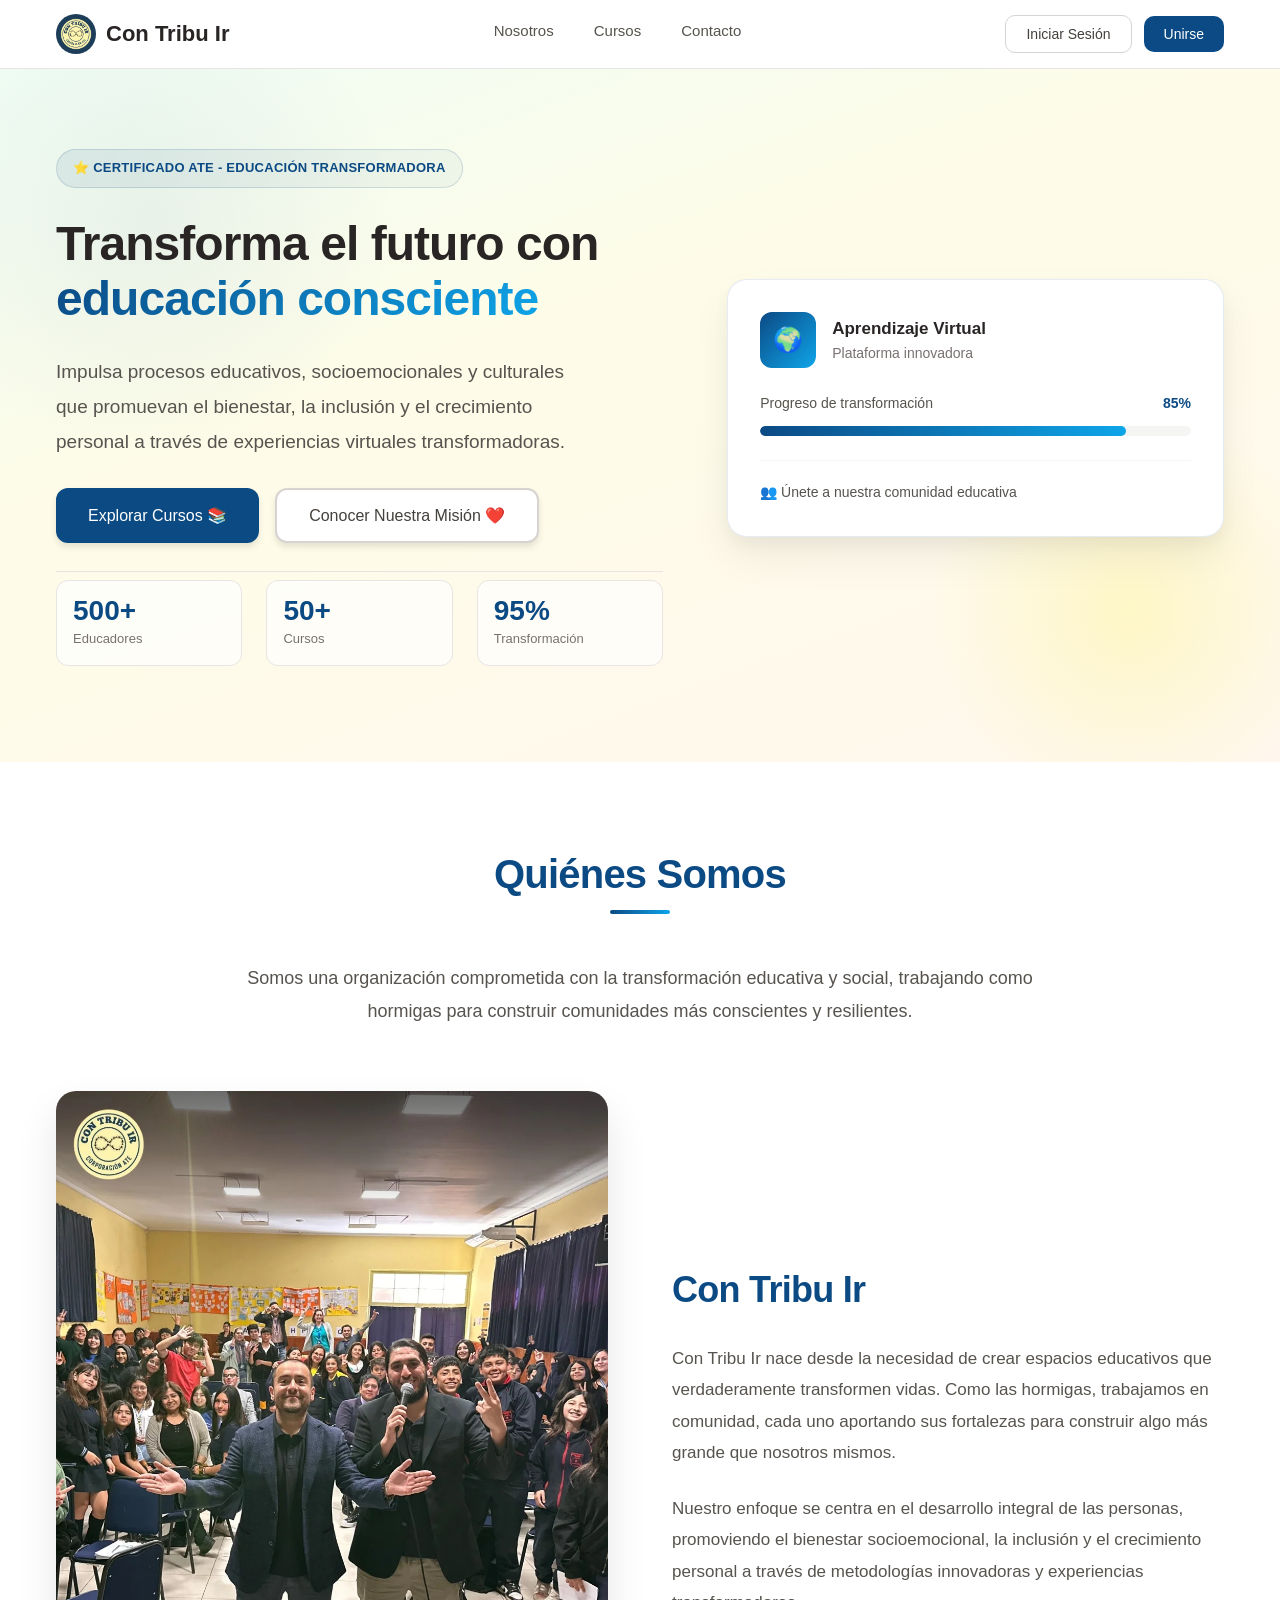
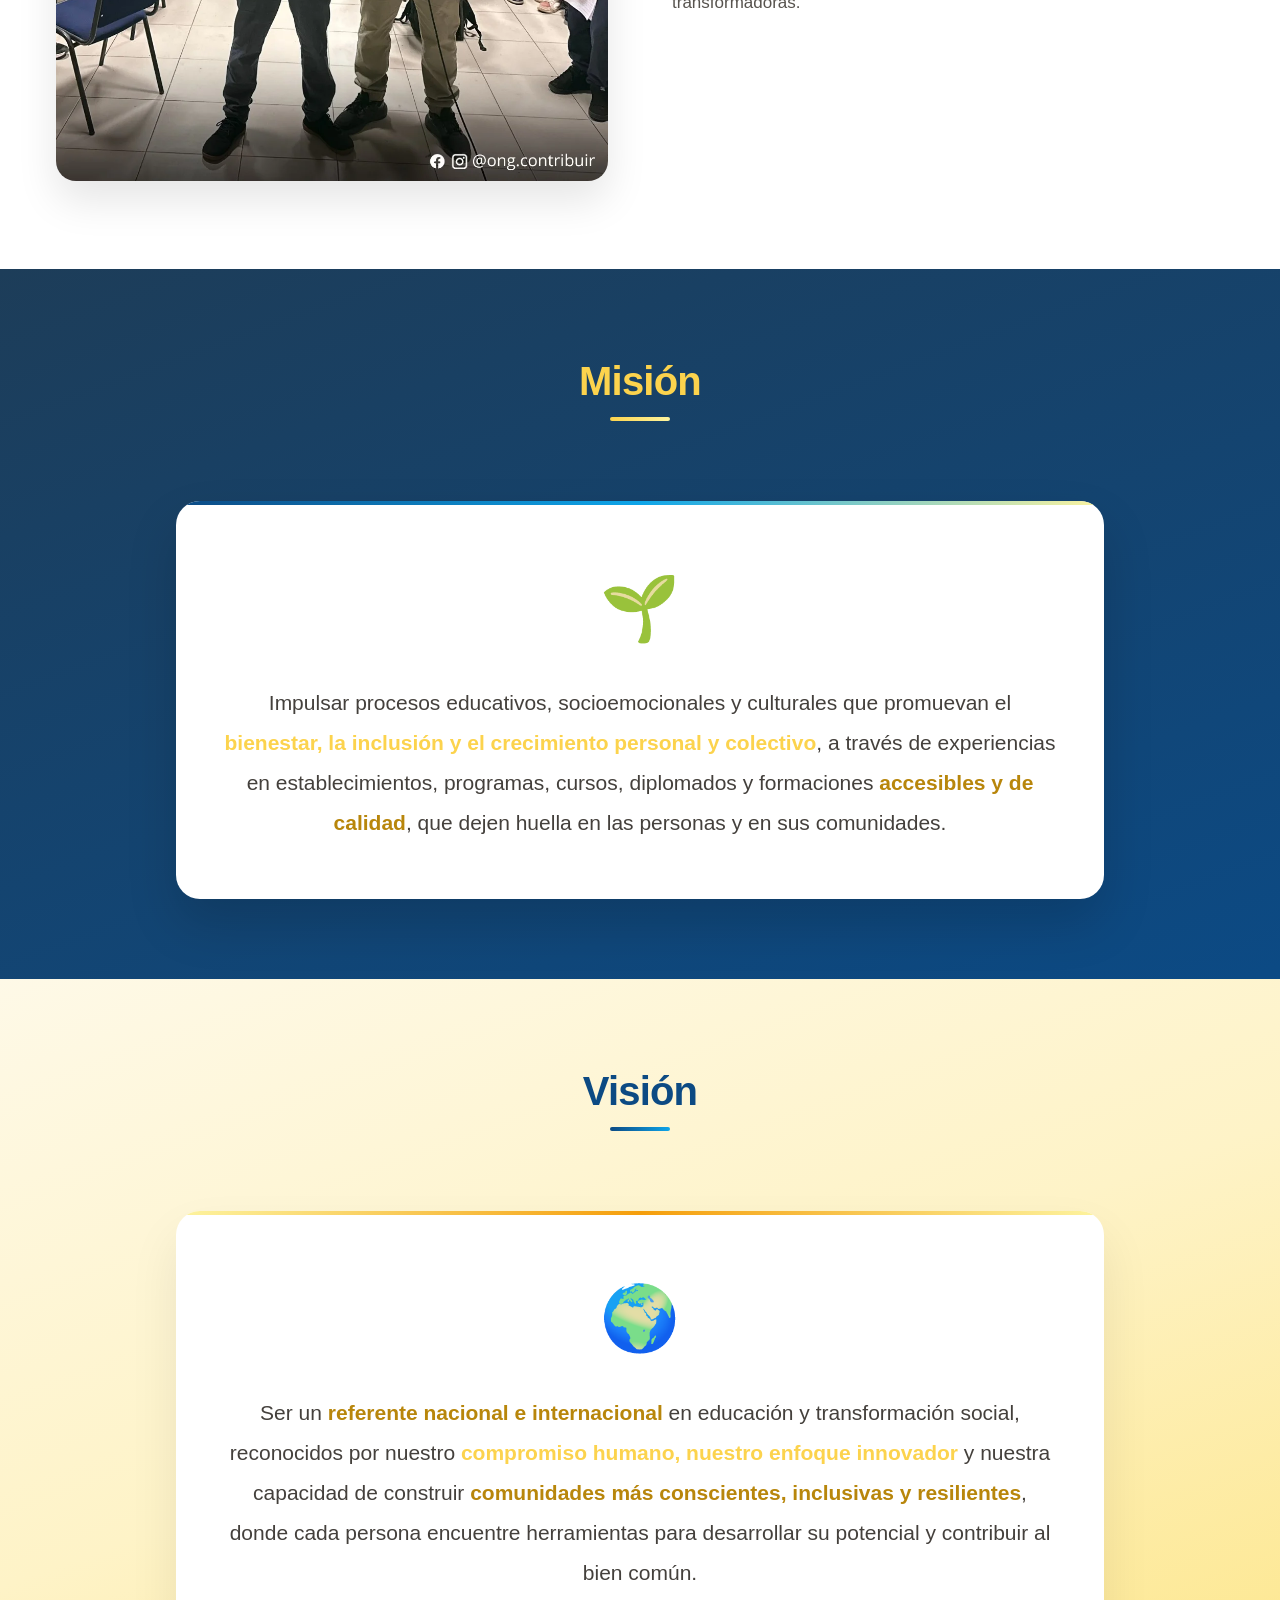
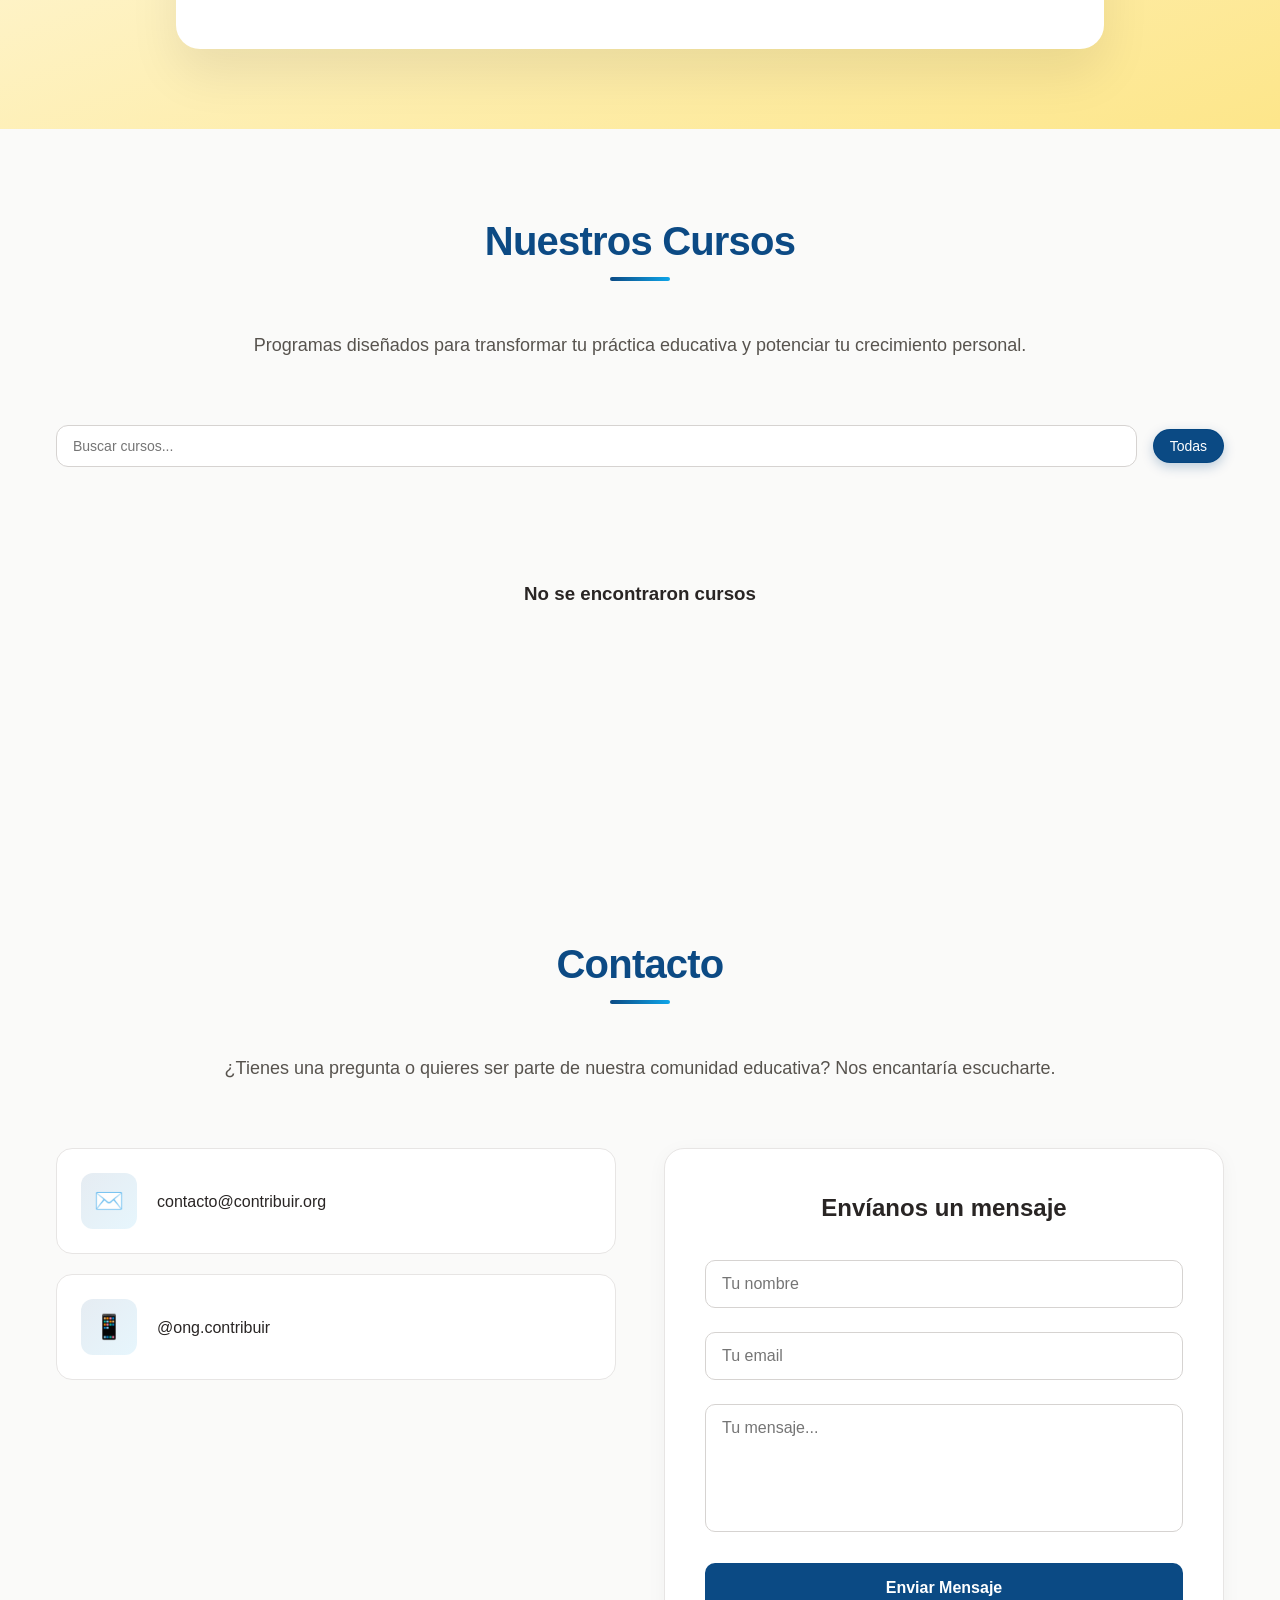
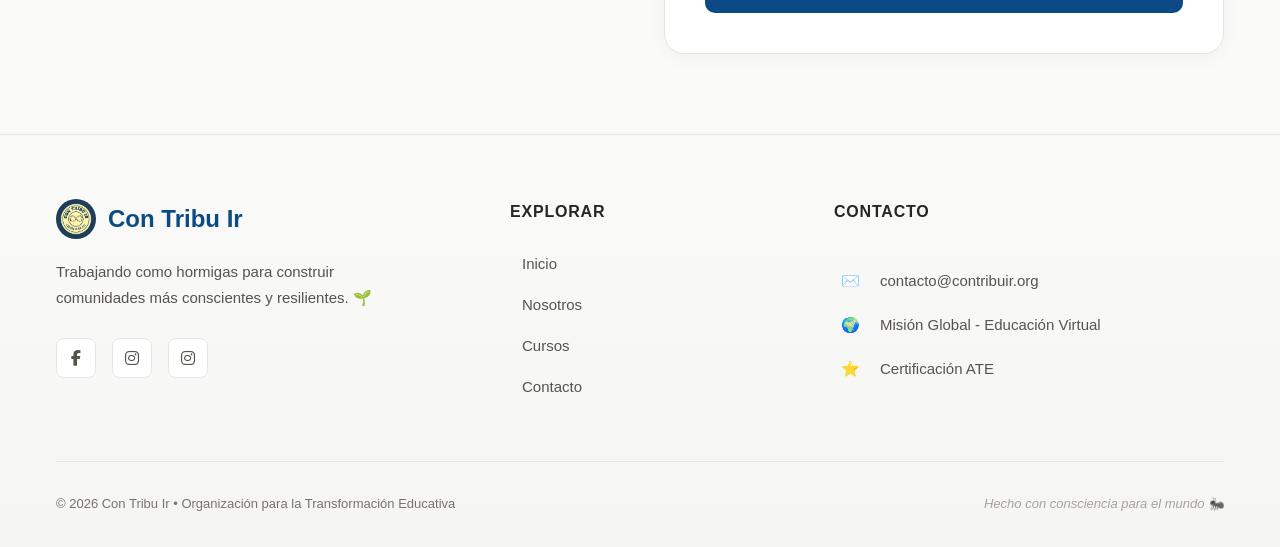
<file: index.html>
<!DOCTYPE html>
<html lang="es">

<head>
    <meta charset="UTF-8">
    <meta name="viewport" content="width=device-width, initial-scale=1.0">
    <title>Con Tribu Ir</title>
    <link rel="stylesheet" href="styles.css">
    <link rel="stylesheet" href="Css/recovery_password.css">
    <link rel="stylesheet" href="https://cdnjs.cloudflare.com/ajax/libs/font-awesome/6.5.0/css/all.min.css">
</head>

<body>
    <header id="header">
        <div class="container">
            <div class="header-content">
                <div class="logo" onclick="scrollToSection('inicio')">
                    <img src="photos/LogoOficial.png" alt="Logo Con Tribu Ir" class="logo-icon">
                    <span>Con Tribu Ir</span>
                </div>

                <nav id="nav-desktop" class="nav-desktop">
                    <a onclick="scrollToSection('nosotros')" class="nav-link">Nosotros</a>
                    <a onclick="scrollToSection('cursos')" class="nav-link">Cursos</a>
                    <a onclick="scrollToSection('contacto')" class="nav-link">Contacto</a>
                </nav>

                <div class="header-buttons">
                    <button class="btn btn-secondary" id="loginBtn" onclick="openModal('loginModal')">
                        Iniciar Sesión
                    </button>
                    <button class="btn btn-primary" id="registerBtn" onclick="openModal('registerModal')">
                        Unirse
                    </button>
                    <div id="userSection" class="user-section hidden">
                        <div class="user-dropdown">
                            <button class="user-dropdown-btn" id="userDropdownBtn" onclick="toggleUserDropdown()">
                                <span id="userName" class="user-name"></span>
                                <span class="dropdown-arrow">▼</span>
                            </button>
                            <div id="userDropdownMenu" class="user-dropdown-menu">
                                <a class="dropdown-option" id="adminPanelBtn" onclick="openAdminPanel()" style="display:none;">⚙️ Panel de Administración</a>
                                <a class="dropdown-option" id="course-panel-btn" onclick="openCoursePanel()" style="display:none;">Panel creación curso</a>
                                <a class="dropdown-option logout-option" onclick="logout()">Cerrar sesión</a>
                            </div>
                        </div>
                        <button class="btn btn-secondary" onclick="goToMyCourses()" style="margin-left: 0.5rem;">
                            📚 Mis Cursos
                        </button>

                    </div>
                </div>
            </div>
        </div>
    </header>

    <section class="hero" id="inicio">
        <div class="container">
            <div class="hero-content">
                <div class="hero-text">
                    <div class="hero-badge">
                        ⭐ Certificado ATE - Educación Transformadora
                    </div>

                    <h1>Transforma el futuro con <span class="gradient-text">educación consciente</span></h1>

                    <p class="hero-description">
                        Impulsa procesos educativos, socioemocionales y culturales que promuevan el bienestar,
                        la inclusión y el crecimiento personal a través de experiencias virtuales transformadoras.
                    </p>

                    <div class="hero-buttons">
                        <button class="btn-large btn-large-primary" onclick="scrollToSection('cursos')">
                            Explorar Cursos 📚
                        </button>
                        <button class="btn-large btn-large-secondary" onclick="scrollToSection('nosotros')">
                            Conocer Nuestra Misión ❤️
                        </button>
                    </div>

                    <div class="hero-stats">
                        <div class="stat">
                            <div class="stat-value">500+</div>
                            <div class="stat-label">Educadores</div>
                        </div>
                        <div class="stat">
                            <div class="stat-value">50+</div>
                            <div class="stat-label">Cursos</div>
                        </div>
                        <div class="stat">
                            <div class="stat-value">95%</div>
                            <div class="stat-label">Transformación</div>
                        </div>
                    </div>
                </div>

                <div class="hero-card">
                    <div class="card-header">
                        <div class="card-icon">🌍</div>
                        <div>
                            <div class="card-title">Aprendizaje Virtual</div>
                            <div class="card-subtitle">Plataforma innovadora</div>
                        </div>
                    </div>

                    <div class="card-progress">
                        <div class="progress-label">
                            <span>Progreso de transformación</span>
                            <span class="progress-value">85%</span>
                        </div>
                        <div class="progress-bar">
                            <div class="progress-fill"></div>
                        </div>
                    </div>

                    <div class="card-footer">
                        <span>👥 Únete a nuestra comunidad educativa</span>
                    </div>
                </div>
            </div>
        </div>
    </section>

    <section class="section section-about" id="nosotros">
        <div class="container">
            <div class="section-header">
                <h2 class="section-title">Quiénes Somos</h2>
                <p class="section-description">
                    Somos una organización comprometida con la transformación educativa y social,
                    trabajando como hormigas para construir comunidades más conscientes y resilientes.
                </p>
            </div>

            <div class="about-grid">
                <div class="about-image">
                    <img src="photos/QuienesSomos.png" alt="Comunidad educativa">
                </div>
                <div class="about-text">
                    <h1>Con Tribu Ir</h1>
                    <p>
                        Con Tribu Ir nace desde la necesidad de crear espacios educativos que verdaderamente
                        transformen vidas. Como las hormigas, trabajamos en comunidad, cada uno aportando
                        sus fortalezas para construir algo más grande que nosotros mismos.
                    </p>
                    <p>
                        Nuestro enfoque se centra en el desarrollo integral de las personas,
                        promoviendo el bienestar socioemocional, la inclusión y el crecimiento personal
                        a través de metodologías innovadoras y experiencias transformadoras.
                    </p>
                </div>
            </div>
        </div>
    </section>

    <section class="section section-mission" id="mision">
        <div class="container">
            <div class="section-header">
                <h2 class="section-title">Misión</h2>
            </div>

            <div class="mission-content">
                <div class="mission-emoji">🌱</div>
                <p class="mission-text">
                    Impulsar procesos educativos, socioemocionales y culturales que promuevan el
                    <span class="highlight highlight-primary">bienestar, la inclusión y el crecimiento personal y
                        colectivo</span>,
                    a través de experiencias en establecimientos, programas, cursos, diplomados y formaciones
                    <span class="highlight highlight-secondary">accesibles y de calidad</span>,
                    que dejen huella en las personas y en sus comunidades.
                </p>
            </div>
        </div>
    </section>

    <section class="section section-vision" id="vision">
        <div class="container">
            <div class="section-header">
                <h2 class="section-title">Visión</h2>
            </div>

            <div class="vision-content">
                <div class="vision-emoji">🌍</div>
                <p class="vision-text">
                    Ser un <span class="highlight highlight-secondary">referente nacional e internacional</span> en
                    educación y transformación social, reconocidos por nuestro
                    <span class="highlight highlight-primary">compromiso humano, nuestro enfoque innovador</span> y
                    nuestra capacidad de construir <span class="highlight highlight-secondary">comunidades más
                        conscientes,
                        inclusivas y resilientes</span>, donde cada persona encuentre herramientas para desarrollar su
                    potencial y contribuir al bien común.
                </p>
            </div>
        </div>
    </section>

    <section class="section section-courses" id="cursos">
        <div class="container">
            <div class="section-header">
                <h2 class="section-title">Nuestros Cursos</h2>
                <p class="section-description">
                    Programas diseñados para transformar tu práctica educativa y potenciar tu crecimiento personal.
                </p>
            </div>

            <div class="filters">
                <div class="search-box">
                    <input type="text" id="searchCourses" class="search-input" placeholder="Buscar cursos..."
                        onkeyup="filterCourses()">
                </div>
                <div class="category-filters" id="categoryFilters"></div>
            </div>

            <div class="courses-grid" id="coursesGrid"></div>
            <div id="paginationControls" class="pagination-controls"></div>
        </div>
    </section>

    <section class="section section-contact" id="contacto">
        <div class="container">
            <div class="section-header">
                <h2 class="section-title">Contacto</h2>
                <p class="section-description">
                    ¿Tienes una pregunta o quieres ser parte de nuestra comunidad educativa? Nos encantaría escucharte.
                </p>
            </div>

            <div class="contact-grid">
                <div class="contact-info">
                    <div class="contact-item">
                        <span class="contact-icon">✉️</span>
                        <p>contacto@contribuir.org</p>
                    </div>
                    <div class="contact-item">
                        <span class="contact-icon">📱</span>
                        <p>@ong.contribuir</p>
                    </div>
                </div>

                <form class="contact-form" onsubmit="sendMessage(event)">
                    <h3>Envíanos un mensaje</h3>
                    <div class="form-group">
                        <input type="text" class="form-input" placeholder="Tu nombre" required>
                    </div>
                    <div class="form-group">
                        <input type="email" class="form-input" placeholder="Tu email" required>
                    </div>
                    <div class="form-group">
                        <textarea class="form-textarea" placeholder="Tu mensaje..." required></textarea>
                    </div>
                    <button type="submit" class="btn-submit">Enviar Mensaje</button>
                </form>
            </div>
        </div>
    </section>

    <div id="loginModal" class="modal">
        <div class="modal-content">
            <span class="close-btn" onclick="closeModal('loginModal')">&times;</span>
            <form id="loginForm">
                <h3>Iniciar Sesión</h3>
                <div class="form-group">
                    <input type="email" id="loginEmail" name="email" class="form-input" placeholder="Tu email" required>
                </div>
                <div class="form-group">
                    <input type="password" id="loginPassword" name="password" class="form-input"
                        placeholder="Tu contraseña" required>
                </div>
                <button type="submit" class="btn-submit">Ingresar</button>
                <p class="modal-switch">¿No tienes cuenta? <a
                        onclick="switchToModal('loginModal', 'registerModal')">Regístrate aquí</a></p>
                <p class="modal-switch recovery-link">¿Olvidaste tu contraseña? <a
                        onclick="switchToModal('loginModal', 'forgotPasswordModal')">Recuperar contraseña</a></p>
                <div id="loginRateLimitMsg" style="display:none; color: red; text-align: center; margin-top: 8px;">
                    Demasiados intentos fallidos. Podés intentar de nuevo en <strong id="loginCountdown"></strong>
                </div>
            </form>
        </div>
    </div>
    

    <!-- Contenedor para los modales de recuperación (cargados dinámicamente por js/recovery.js) -->
    <div id="recovery-modals"></div>

    <div id="registerModal" class="modal">
        <div class="modal-content">
            <span class="close-btn" onclick="closeModal('registerModal')">&times;</span>
            <form id="registerForm">
                <h3>Crear una Cuenta</h3>

                <div class="form-group">
                    <input type="text" id="registerName" name="name" class="form-input" placeholder="Tu nombre"
                        required>
                </div>

                <div class="form-group">
                    <input type="email" id="registerEmail" name="email" class="form-input" placeholder="Tu email"
                        required>
                </div>

                <div class="form-group">
                    <input type="password" id="registerPassword" name="password" class="form-input"
                        placeholder="Crea una contraseña" required>
                </div>

                <div class="form-group">
                    <input type="password" id="registerConfirmPassword" name="confirmPassword" class="form-input"
                        placeholder="Confirma tu contraseña" required>
                </div>

                <button type="submit" class="btn-submit">Registrarse</button>

                <p class="modal-switch"> 
                    ¿Ya tienes cuenta?
                    <a onclick="switchToModal('registerModal', 'loginModal')">Inicia sesión</a>
                </p>
            </form>
        </div>
    </div>

<footer class="footer">
    <div class="container">
        <div class="footer-grid">
            <div class="footer-brand">
                <div class="footer-logo">
                    <img src="photos/LogoOficial.png" alt="Logo" class="logo-icon">
                    <span class="footer-logo-text">Con Tribu Ir</span>
                </div>
                <p class="footer-tagline">
                    Trabajando como hormigas para construir comunidades más conscientes y resilientes. 🌱
                </p>
                <div class="footer-social-links">
                    <a href="https://www.facebook.com/share/1ChK7vAwzy/?mibextid=wwXIfr" class="social-icon" title="Facebook" target="_blank" rel="noopener noreferrer">
                        <i class="fab fa-facebook-f"></i>
                    </a>
                    <a href="https://www.instagram.com/ong.contribuir/" class="social-icon" title="Instagram ONG" target="_blank" rel="noopener noreferrer">
                        <i class="fab fa-instagram"></i>
                    </a>
                    <a href="https://www.instagram.com/creodecreerycrear/" class="social-icon" title="Instagram CREO" target="_blank" rel="noopener noreferrer">
                        <i class="fab fa-instagram"></i>
                    </a>
                </div>
            </div>

            <div class="footer-nav">
                <h4>Explorar</h4>
                <ul>
                    <li><a onclick="scrollToSection('inicio')">Inicio</a></li>
                    <li><a onclick="scrollToSection('nosotros')">Nosotros</a></li>
                    <li><a onclick="scrollToSection('cursos')">Cursos</a></li>
                    <li><a onclick="scrollToSection('contacto')">Contacto</a></li>
                </ul>
            </div>

            <div class="footer-contact">
                <h4>Contacto</h4>
                <div class="contact-detail">
                    <span>✉️</span>
                    <p>contacto@contribuir.org</p>
                </div>
                <div class="contact-detail">
                    <span>🌍</span>
                    <p>Misión Global - Educación Virtual</p>
                </div>
                <div class="contact-detail">
                    <span>⭐</span>
                    <p>Certificación ATE</p>
                </div>
            </div>
        </div>

        <div class="footer-bottom">
            <p>© 2026 Con Tribu Ir • Organización para la Transformación Educativa</p>
            <p class="footer-made">Hecho con consciencia para el mundo 🐜</p>
        </div>
    </div>
</footer>

    <script src="script.js"></script>
    <script src="js/recovery_password.js"></script>
</body>

</html>
</file>
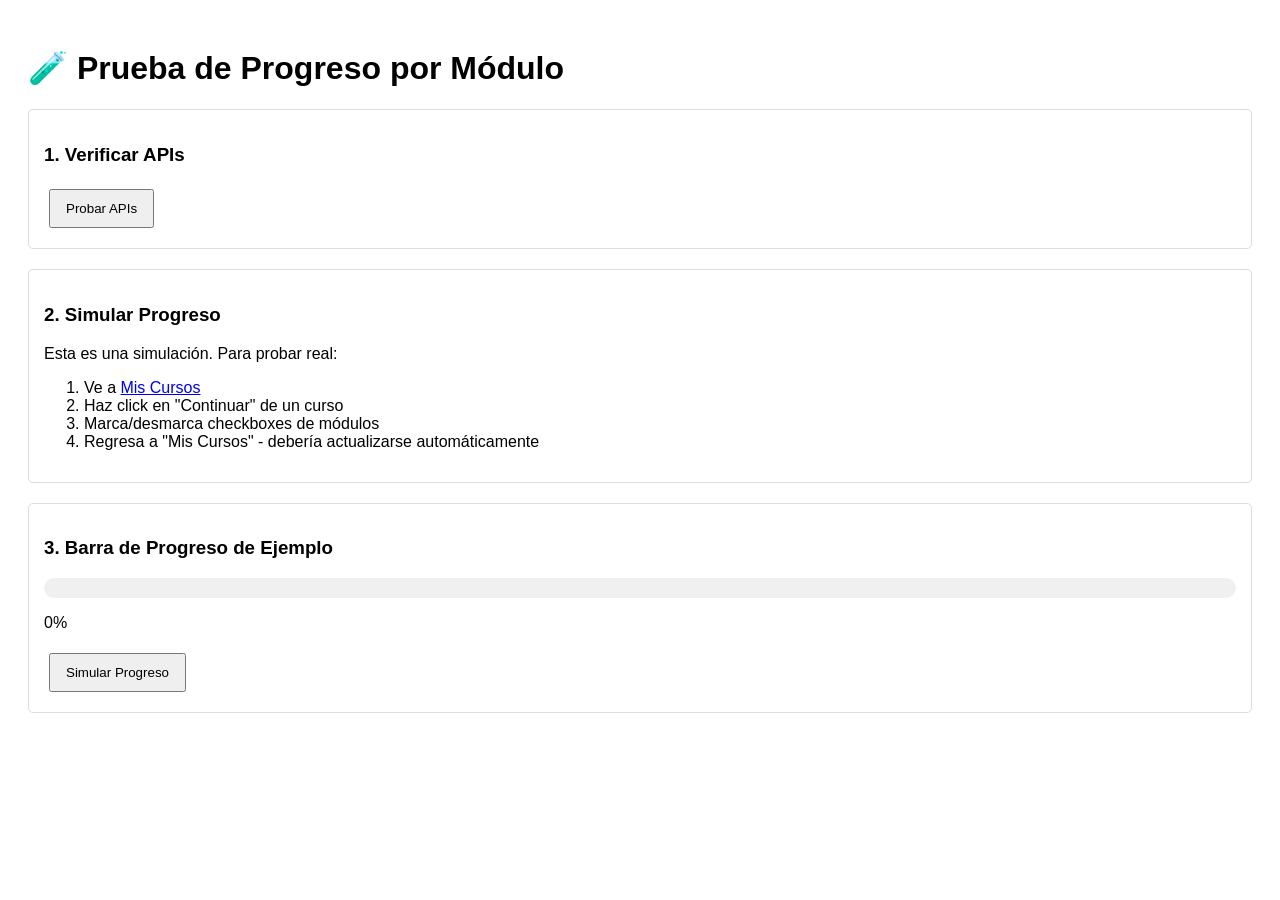
<file: test_progress.html>
<!DOCTYPE html>
<html lang="es">
<head>
    <meta charset="UTF-8">
    <meta name="viewport" content="width=device-width, initial-scale=1.0">
    <title>Prueba de Progreso por Módulo</title>
    <style>
        body { font-family: Arial, sans-serif; padding: 20px; }
        .test-section { margin: 20px 0; padding: 15px; border: 1px solid #ddd; border-radius: 5px; }
        .success { background-color: #d4edda; border-color: #c3e6cb; }
        .error { background-color: #f8d7da; border-color: #f5c6cb; }
        button { padding: 10px 15px; margin: 5px; cursor: pointer; }
        .progress-bar { width: 100%; height: 20px; background: #f0f0f0; border-radius: 10px; overflow: hidden; }
        .progress-fill { height: 100%; background: #28a745; transition: width 0.3s; }
    </style>
</head>
<body>
    <h1>🧪 Prueba de Progreso por Módulo</h1>

    <div class="test-section">
        <h3>1. Verificar APIs</h3>
        <button onclick="testAPIs()">Probar APIs</button>
        <div id="api-results"></div>
    </div>

    <div class="test-section">
        <h3>2. Simular Progreso</h3>
        <p>Esta es una simulación. Para probar real:</p>
        <ol>
            <li>Ve a <a href="pages/mis_cursos.html" target="_blank">Mis Cursos</a></li>
            <li>Haz click en "Continuar" de un curso</li>
            <li>Marca/desmarca checkboxes de módulos</li>
            <li>Regresa a "Mis Cursos" - debería actualizarse automáticamente</li>
        </ol>
    </div>

    <div class="test-section">
        <h3>3. Barra de Progreso de Ejemplo</h3>
        <div class="progress-bar">
            <div class="progress-fill" id="example-progress" style="width: 0%"></div>
        </div>
        <p id="progress-text">0%</p>
        <button onclick="simulateProgress()">Simular Progreso</button>
    </div>

    <script>
        async function testAPIs() {
            const results = document.getElementById('api-results');
            results.innerHTML = '🔄 Probando...';

            try {
                // Test session check
                const sessionRes = await fetch('api/check_session.php');
                const sessionData = await sessionRes.json();

                // Test enrollments (will fail if not logged in, but that's expected)
                const enrollRes = await fetch('api/get_enrollments.php');
                let enrollData;
                if (enrollRes.ok) {
                    enrollData = await enrollRes.json();
                } else {
                    enrollData = { error: 'No autenticado (esperado)' };
                }

                results.innerHTML = `
                    <div class="success">
                        <strong>✅ APIs funcionando:</strong><br>
                        Session: ${JSON.stringify(sessionData)}<br>
                        Enrollments: ${JSON.stringify(enrollData)}
                    </div>
                `;
            } catch (error) {
                results.innerHTML = `
                    <div class="error">
                        <strong>❌ Error en APIs:</strong> ${error.message}
                    </div>
                `;
            }
        }

        function simulateProgress() {
            const progress = Math.floor(Math.random() * 100);
            document.getElementById('example-progress').style.width = progress + '%';
            document.getElementById('progress-text').textContent = progress + '%';
        }
    </script>
</body>
</html>
</file>
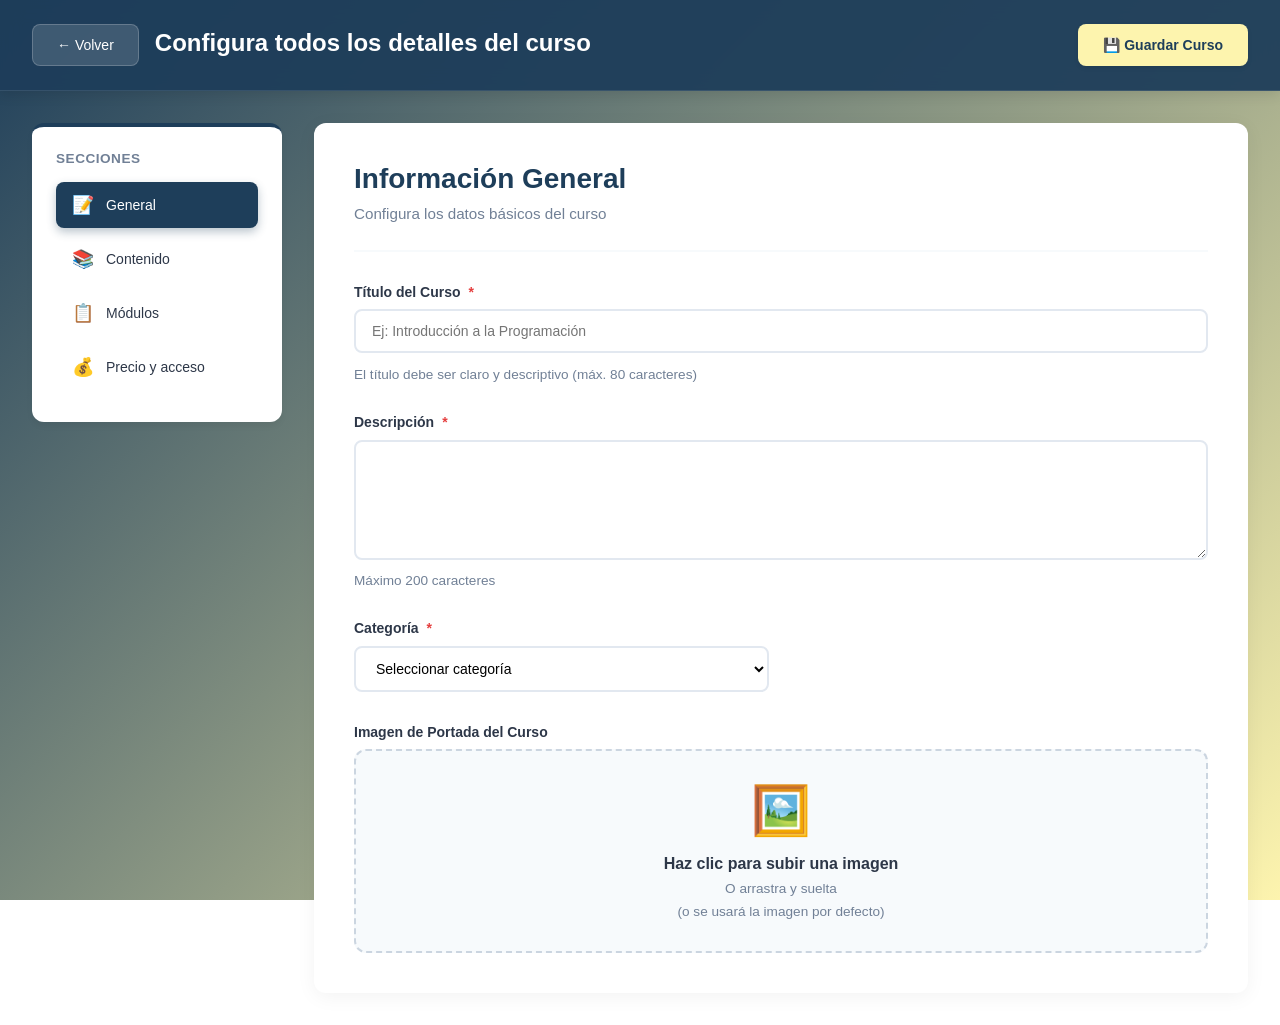
<file: ModeladoHTML/create_edit_course_config.html>
<!DOCTYPE html>
<html lang="es">
<head>
    <meta charset="UTF-8">
    <meta name="viewport" content="width=device-width, initial-scale=1.0">
    <title>Configuración del Curso - Panel Administrador</title>
    <link rel="stylesheet" href="../Css/creation_Course.css">
</head>
<body>
    <div class="admin-header">
        <div class="header-content">
            <div class="header-title">
                <button class="back-btn" onclick="goBack()">
                    ← Volver
                </button>
                <div>
                    <h1 style="font-size: 1.5rem; margin-bottom: 0.25rem;">Configura todos los detalles del curso</h1>
                
                </div>
            </div>
            <div class="header-actions">
                <!--
                <button class="btn btn-preview" onclick="previewCourse()">
                    👁️ Vista Previa
                </button>-->
                <button class="btn btn-save" id="saveCourseBtn" onclick="saveCourse()">
                    💾 Guardar Curso
                </button>
            </div>
        </div>
    </div>

    <div class="container">
        <div class="config-layout">
            <nav class="sidebar-nav">
                <div class="nav-title">Secciones</div>
                <div class="nav-item active" onclick="switchSection(this, 'general')">
                    <span class="nav-icon">📝</span>
                    <span>General</span>
                </div>
                <div class="nav-item" onclick="switchSection(this, 'content')">
                    <span class="nav-icon">📚</span>
                    <span>Contenido</span>
                </div>
                <div class="nav-item" onclick="switchSection(this, 'modules')">
                    <span class="nav-icon">📋</span>
                    <span>Módulos</span>
                </div>
                <div class="nav-item" onclick="switchSection(this, 'pricing')">
                    <span class="nav-icon">💰</span>
                    <span>Precio y acceso</span>
                </div>
                <!--
                <div class="nav-item" onclick="switchSection(this, 'settings')">
                    <span class="nav-icon">⚙️</span>
                    <span>Configuración</span>
                </div>-->
                
            </nav>

            <div class="main-config">
                <!-- SECCIÓN GENERAL -->
                <div class="config-section active" id="section-general">
                    <div class="section-header">
                        <h2 class="section-title">Información General</h2>
                        <p class="section-description">Configura los datos básicos del curso</p>
                    </div>

                    <form id="courseForm" class="form-grid">
                        <div class="form-group">
                            <label class="form-label">
                                Título del Curso <span class="required">*</span>
                            </label>
                            <input type="text" class="form-input" id="courseTitle" name="courseTitle" maxlength="80" placeholder="Ej: Introducción a la Programación" required>
                            <span class="form-help">El título debe ser claro y descriptivo (máx. 80 caracteres)</span>
                            <span class="error-message" id="error-courseTitle">El título es requerido</span>
                        </div>

                        <div class="form-group">
                            <label class="form-label">
                                Descripción <span class="required">*</span>
                            </label>
                            <textarea class="form-textarea" id="shortDescription" name="shortDescription" maxlength="200" required></textarea>
                            <span class="form-help">Máximo 200 caracteres</span>
                            <span class="error-message" id="error-shortDescription">La descripción es requerida</span>
                        </div>

                    
                        <div class="two-col">
                            <!--
                            <div class="form-group">
                                <label class="form-label">
                                    Instructor <span class="required">*</span>
                                </label>
                                <input type="text" class="form-input" id="instructor" name="instructor" placeholder="Nombre del instructor" required>
                                <span class="error-message" id="error-instructor">El instructor es requerido</span>
                            </div>-->

                            <div class="form-group">
                                <label class="form-label">
                                    Categoría <span class="required">*</span>
                                </label>
                                <!--Categorias que se les agregan a los cursos-->
                                <select class="form-select" id="category" name="category" required>
                                    <option value="">Seleccionar categoría</option>
                                    <option value="educacion">Educación</option>
                                    <option value="bienestar">Bienestar</option>
                                    <option value="tecnologia">Tecnología</option>
                                    <option value="negocios">Negocios</option>
                                    <option value="salud">Salud</option>
                                    <option value="idiomas">Idiomas</option>
                                </select>
                                <span class="error-message" id="error-category">La categoría es requerida</span>
                            </div>
                        </div>

                        <div class="form-group">
                            <label class="form-label" >
                                Imagen de Portada del Curso 
                            </label>
                            <div class="image-upload" onclick="document.getElementById('courseImage').click()">
                                <div class="image-upload-icon" >🖼️</div>
                                <p><strong>Haz clic para subir una imagen</strong></p>
                                
                                <p style="font-size: 0.85rem; color: #718096; margin-top: 0.5rem;">O arrastra y suelta</p>
                                <p style="font-size: 0.85rem; color: #718096; margin-top: 0.5rem;">(o se usará la imagen por defecto)</p>
                               
                            </div>
                            <input type="file" id="courseImage" name="courseImage" style="display: none;" accept="image/jpeg,image/png,image/webp" onchange="previewImage(event)">
                            <img id="imagePreview" class="image-preview" alt="Vista previa" style="display: none;">
                            
                        </div>
                    </form>
                </div>

                <!-- SECCIÓN CONTENIDO -->
                <div class="config-section" id="section-content">
                    <div class="section-header">
                        <h2 class="section-title">Contenido del Curso</h2>
                        <p class="section-description">Define objetivos, requisitos, duración y video de introducción</p>
                    </div>

                    <div class="two-col">
                        <div class="form-group">
                            <label class="form-label">Duración Total (horas)
                                <span class="required">*</span>
                            </label>
                            <input type="number" class="form-input" id="duration" name="duration" min="1" placeholder="Ej: 40">
                        </div>
                        
                    </div>

                    <div class="form-grid">
                        <!-- Video de Introducción -->
                        <div class="form-group">
                            <label class="form-label">
                                Video de introducción al curso
                            </label>
                            <input type="text" class="form-input" id="introVideoUrl" name="introVideoUrl" placeholder="Ej: https://www.youtube.com/" >
                            <span class="form-help">Copia y Pega un enlace de YouTube</span>
                            <!--<span class="error-message" id="error-introVideoUrl">El video de introducción es requerido</span>-->
                        </div>

                        <!-- Objetivos de Aprendizaje -->
                        <div class="form-group">
                            <label class="form-label">Objetivos de Aprendizaje</label>
                            <input type="text" class="items-input" id="objectivesInput" placeholder="Escribe un objetivo y presiona Enter para agregarlo" onkeypress="handleItemInput(event, 'objectives')">
                            <span class="form-help">Presiona Enter para agregar cada objetivo</span>
                            <div class="items-list" id="objectivesList"></div>
                        </div>

                        <!-- Requisitos Previos -->
                        <div class="form-group">
                            <label class="form-label">Requisitos Previos</label>
                            <input type="text" class="items-input" id="requirementsInput" placeholder="Escribe un requisito y presiona Enter para agregarlo" onkeypress="handleItemInput(event, 'requirements')">
                            <span class="form-help">Presiona Enter para agregar cada requisito</span>
                            <div class="items-list" id="requirementsList"></div>
                        </div>
                    </div>
                </div>


                <!-- SECCIÓN MÓDULOS -->
                <div class="config-section" id="section-modules">
                    <div class="section-header">
                        <h2 class="section-title">Módulos del Curso</h2>
                        <p class="section-description">Organiza el contenido en módulos y lecciones</p>
                    </div>
                    
                    <div class="modules-list" id="modulesList">
                        

                        <button type="button" class="btn-add" onclick="addModule()">
                            + Agregar Nuevo Módulo
                        </button>
                    </div>
                </div>

                <!-- SECCIÓN PRECIO Y ACCESO-->
                <div class="config-section" id="section-pricing">
                    <div class="section-header">
                        <h2 class="section-title">Precio y Acceso</h2>
                        <p class="section-description">Configura el precio y las opciones de inscripción</p>
                    </div>
                    

                    <div class="form-grid">
                        <div class="two-col">
                            <div class="form-group">
                                <label class="form-label">Precio del Curso <span class="required">*</span></label>
                                <div class="price-input-group">
                                    <span class="currency-prefix">$</span>
                                    <input type="number" class="form-input" id="price" name="price" min="0" placeholder="0">
                                </div>
                                <span class="form-help">Precio en pesos chilenos (CLP)</span>
                            </div>
                            <!--
                            <div class="form-group">
                                <label class="form-label">Precio con Descuento</label>
                                <div class="price-input-group">
                                    <span class="currency-prefix">$</span>
                                    <input type="number" class="form-input" id="discountPrice" name="discountPrice" min="0" placeholder="0">
                                </div>
                                <span class="form-help">Opcional - Muestra precio rebajado</span>
                            </div>
                            -->
                        </div>

                        <div class="form-group">
                            <label class="form-label">
                                <label class="toggle-switch">
                                    <input type="checkbox" id="isFree" name="isFree" onchange="toggleFreeMode(this)">
                                    <span class="slider"></span>
                                </label>
                                Curso Gratuito
                            </label>
                            <p class="form-help">Marcar para hacer el curso gratuito</p>
                        </div>


                        <div class="section-header">
                            
                            <!-- Link GoogleDrive u otro repositorio -->
                            <div class="form-group">
                                <label class="form-label">
                                 Link de recursos extra para los estudiantes
                                </label>
                                <input type="text" class="form-input" id="recursosUrl" name="recursosUrl" placeholder="Google Drive, Onedrive, etc" >
                            </div>
                        </div>
                        <p class="section-description">Sube materiales complementarios para los estudiantes</p>
                        
                        
                    </div>
                </div>

                <!-- SECCIÓN CONFIGURACIÓN 
                <div class="config-section" id="section-settings">
                    <div class="section-header">
                        <h2 class="section-title">Configuración Avanzada</h2>
                        <p class="section-description">Opciones adicionales del curso</p>
                    </div>

                    <div class="form-grid">
                        <div class="form-group">
                            <label class="form-label">
                                Publicar Curso
                                <label class="toggle-switch">
                                    <input type="checkbox" id="isPublished" name="isPublished" unchecked>
                                    <span class="slider"></span>
                                </label>
                            </label>
                            <p class="form-help">Los estudiantes pueden ver e inscribirse</p>
                        </div>

                        <div class="form-group">
                            <label class="form-label">
                                Certificado al Finalizar
                                <label class="toggle-switch">
                                    <input type="checkbox" id="hasCertificate" name="hasCertificate" unchecked>
                                    <span class="slider"></span>
                                </label>
                            </label>
                            <p class="form-help">Genera certificado automáticamente al completar</p>
                        </div>

                        

                        

                        
                    </div>

                    

                    
                </div>-->

                
            </div>
        </div>
    </div>

    <script src="../js/creation_Course.js"></script>
</body>
</html>
</file>
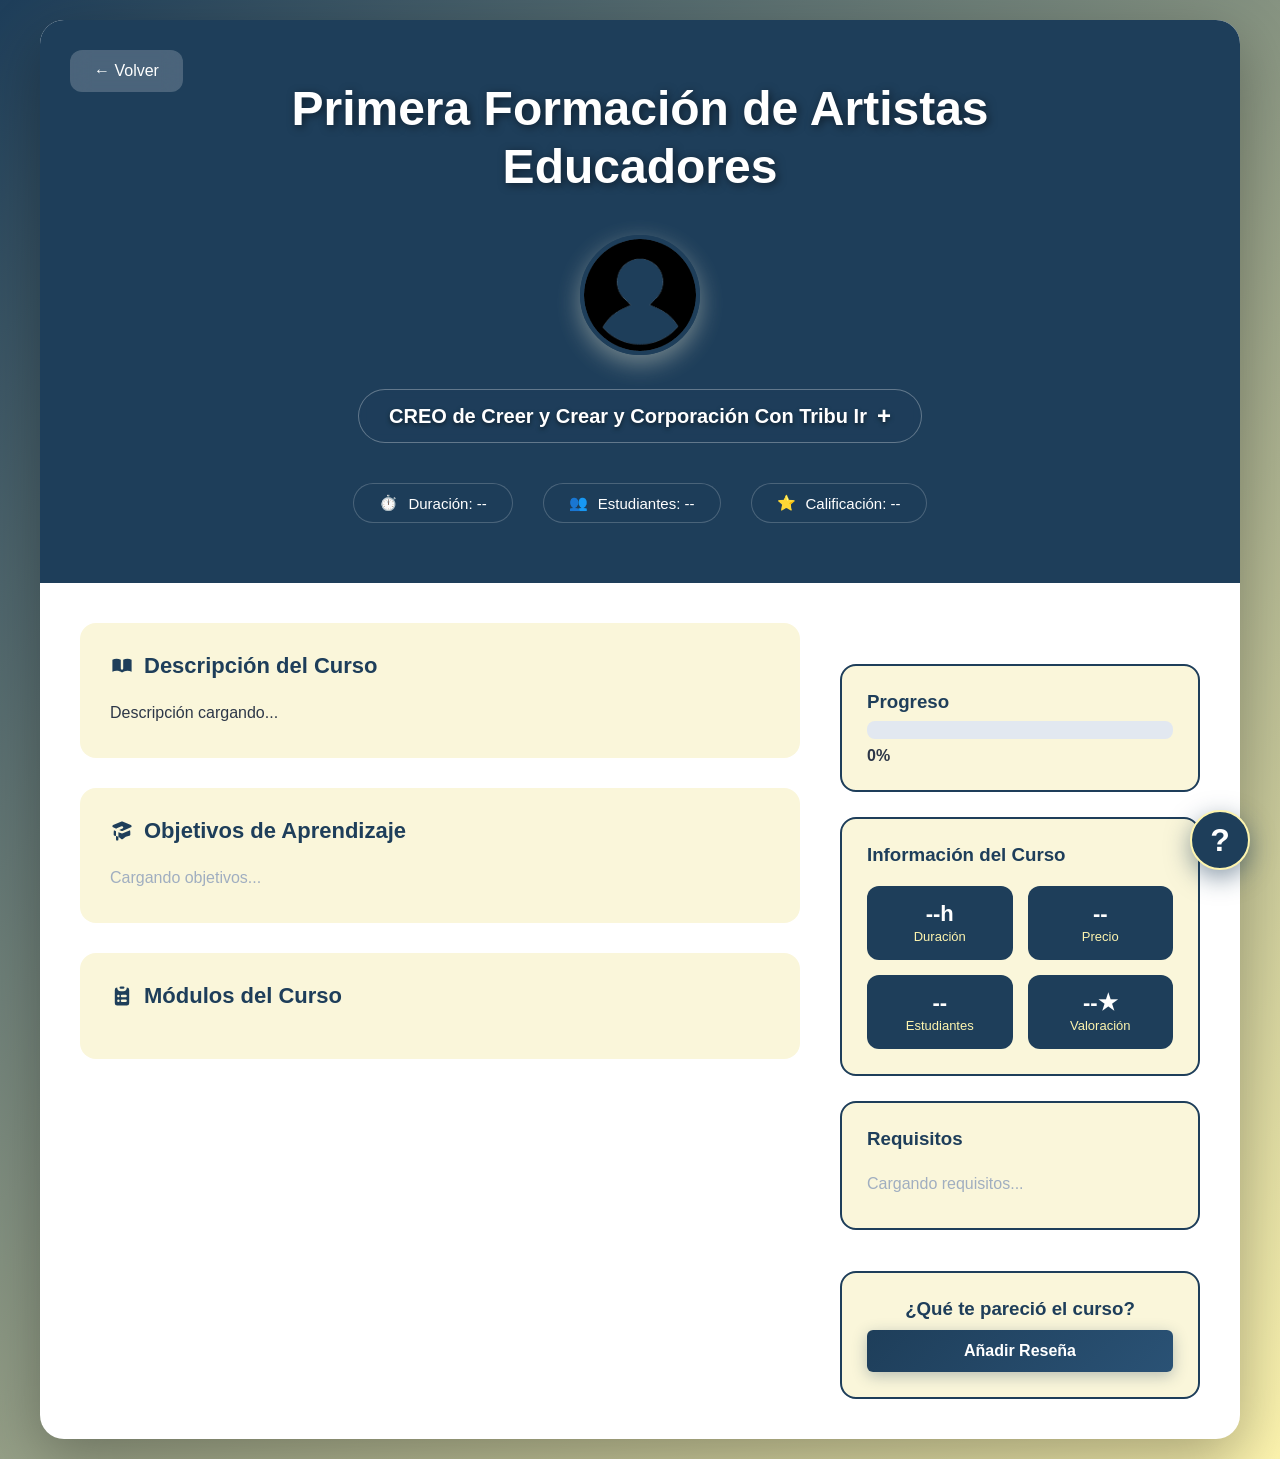
<file: pages/curso2.html>
<!DOCTYPE html>
<html lang="es">

<head>
    <meta charset="UTF-8">
    <meta name="viewport" content="width=device-width, initial-scale=1.0">
    <title>Primera Formación de Artistas Educadores</title>
    <link rel="stylesheet" href="../Css/curso2.css">
    <style>
        @keyframes slideUp {
            from {
                opacity: 0;
                transform: translateY(20px);
            }

            to {
                opacity: 1;
                transform: translateY(0);
            }
        }
    </style>
</head>

<body>

    <div class="container">

        <div class="hero">
            <button class="back-btn" onclick="history.back()">← Volver</button>
            <div class="hero-content">
                <h1 id="course-title">Primera Formación de Artistas Educadores</h1>

                <div class="professor-section">
                    <div class="professor-header">
                        <button class="professor-button" id="profToggle">
                            <span id="professor-name">CREO de Creer y Crear y Corporación Con Tribu Ir</span>
                            <span class="arrow">+</span>
                        </button>
                        <div class="professor-photo">
                            <img id="professor-img" alt="Logo" class="prof-img" style="display:none"> 
                            <img src="../photos/usuario_sin_imagen.png" alt="Logo" class="prof-img">
                        </div>
                    </div>

                    <div class="professor-bio-panel" id="profPanel">
                        <p id="professor-bio">
                            ONG conformada por un equipo multidisciplinario de profesionales apasionados por la
                            educación, salud mental, inclusión y bienestar integral.
                        </p>
                    </div>
                </div>

                <div class="meta-info">
                    <div class="meta-item">
                        <span>⏱️</span>
                        <span id="course-duration">Duración: --</span>
                    </div>
                    <div class="meta-item">
                        <span>👥</span>
                        <span id="course-students">Estudiantes: --</span>
                    </div>
                    <div class="meta-item">
                        <span>⭐</span>
                        <span id="course-rating">Calificación: --</span>
                    </div>
                </div>
            </div>
        </div>

        <div class="content-wrapper">

            <div class="main-content">
                <div class="section">
                    <h2>
                        <svg class="icon" fill="currentColor" viewBox="0 0 20 20">
                            <path
                                d="M9 4.804A7.968 7.968 0 005.5 4c-1.255 0-2.443.29-3.5.804v10A7.969 7.969 0 015.5 14c1.669 0 3.218.51 4.5 1.385A7.962 7.962 0 0114.5 14c1.255 0 2.443.29 3.5.804v-10A7.968 7.968 0 0014.5 4c-1.255 0-2.443.29-3.5.804V12a1 1 0 11-2 0V4.804z" />
                        </svg>
                        Descripción del Curso
                    </h2>
                    <p id="course-description">
                        Descripción cargando...
                    </p>
                </div>

                <div class="section video-intro-section" id="video-section" style="display: none;">
                    <h2>
                        <svg class="icon" fill="currentColor" viewBox="0 0 20 20">
                            <path d="M10 12l-6-4v8l6-4z" />
                            <path fill-rule="evenodd"
                                d="M2 4a2 2 0 012-2h12a2 2 0 012 2v12a2 2 0 01-2 2H4a2 2 0 01-2-2V4zm2 0v12h12V4H4z"
                                clip-rule="evenodd" />
                        </svg>
                        Video Introductorio del Curso
                    </h2>
                    <p style="margin-bottom: 1.5rem; color: #4a5568;" id="video-description">
                        Cargando...
                    </p>
                    <div class="video-container" id="video-container">
                        <p style="text-align: center; color: #718096;">No hay video disponible</p>
                    </div>
                </div>

                <div class="section">
                    <h2>
                        <svg class="icon" fill="currentColor" viewBox="0 0 20 20">
                            <path
                                d="M10.394 2.08a1 1 0 00-.788 0l-7 3a1 1 0 000 1.84L5.25 8.051a.999.999 0 01.356-.257l4-1.714a1 1 0 11.788 1.838L7.667 9.088l1.94.831a1 1 0 00.787 0l7-3a1 1 0 000-1.838l-7-3zM3.31 9.397L5 10.12v4.102a8.969 8.969 0 00-1.05-.174 1 1 0 01-.89-.89 11.115 11.115 0 01.25-3.762zM9.3 16.573A9.026 9.026 0 007 14.935v-3.957l1.818.78a3 3 0 002.364 0l5.508-2.361a11.026 11.026 0 01.25 3.762 1 1 0 01-.89.89 8.968 8.968 0 00-5.35 2.524 1 1 0 01-1.4 0zM6 18a1 1 0 001-1v-2.065a8.935 8.935 0 00-2-.712V17a1 1 0 001 1z" />
                        </svg>
                        Objetivos de Aprendizaje
                    </h2>
                    <div class="objetivos-list" id="learning-objectives-list">
                        <p style="color: #a0aec0;">Cargando objetivos...</p>
                    </div>
                </div>

                <!--Seccion de modulos del curso-->
                <div class="section">
                    <h2>
                        <svg class="icon" fill="currentColor" viewBox="0 0 20 20">
                            <path d="M9 2a1 1 0 000 2h2a1 1 0 100-2H9z" />
                            <path fill-rule="evenodd"
                                d="M4 5a2 2 0 012-2 3 3 0 003 3h2a3 3 0 003-3 2 2 0 012 2v11a2 2 0 01-2 2H6a2 2 0 01-2-2V5zm3 4a1 1 0 000 2h.01a1 1 0 100-2H7zm3 0a1 1 0 000 2h3a1 1 0 100-2h-3zm-3 4a1 1 0 100 2h.01a1 1 0 100-2H7zm3 0a1 1 0 100 2h3a1 1 0 100-2h-3z"
                                clip-rule="evenodd" />
                        </svg>
                        Módulos del Curso
                    </h2>
                    <div class="modules" id="modules-container">
                        <!-- Los módulos se cargarán aquí dinámicamente -->
                    </div>
                </div>
            </div>

        <div class="sidebar">
            <div style="text-align: center; margin: 0.5rem 0;">
                    <button id="inviteBtn" 
                            class="cta-button" 
                            onclick="openInviteModal()"
                            style="width: 100%; cursor: pointer; background: #f09e06 !important;"
                            >
                         + Invitar a un usuario
                    </button>
                </div>
            <div class="card" id="recursos-card" style="display: none;">
                <div style="text-align: center; margin: 0.5rem 0;">
                    <a id="recursos-link" href="#" 
                       class="cta-button" 
                       target="_blank"
                       style="display: block; margin: 0 auto; width: 100%; text-decoration: none;">
                       Ver recursos
                    </a>
                </div>
            </div>
            <div class="card">
                <h3 style="color: #1e3e5a; margin-bottom: 8px;">Progreso</h3>
                <div style="background: #e2e8f0; border-radius: 0.5rem; height: 18px; overflow: hidden;">
                    <div id="course-progress-bar" style="width: 0%; height: 100%; background: #48bb78; transition: width 0.3s;"></div>
                </div>
                <p id="course-progress-label" style="margin: 0.5rem 0 0; font-weight: bold;">0%</p>
            </div>
                <div class="card">
                    <h3 style="color: #1e3e5a; margin-bottom: 15px;">Información del Curso</h3>
                    <div class="stats">
                        <div class="stat-item">
                            <span class="stat-value" id="stat-duration">--h</span>
                            <span class="stat-label">Duración</span>
                        </div>
                        <div class="stat-item">
                            <span class="stat-value" id="stat-price">--</span>
                            <span class="stat-label">Precio</span>
                        </div>
                        <div class="stat-item">
                            <span class="stat-value" id="stat-students">--</span>
                            <span class="stat-label">Estudiantes</span>
                        </div>
                        <div class="stat-item">
                            <span class="stat-value" id="stat-rating">--★</span>
                            <span class="stat-label">Valoración</span>
                        </div>
                    </div>
                </div>

                <div class="card">
                    <h3 style="color: #1e3e5a; margin-bottom: 15px;">Requisitos</h3>
                    <ul id="requirements-list" style="list-style: none; padding: 0;">
                        <li style="padding: 10px 0; color: #a0aec0;">Cargando requisitos...</li>
                    </ul>
                </div>

                <div class="card" style="margin-top: 1rem; text-align: center;">
                    <h3 style="color: #1e3e5a; margin-bottom: 10px;">¿Qué te pareció el curso?</h3>
                    <button id="btn-add-review" class="cta-button"
                        style="display: block; width: 100%; border-radius: 6px; font-size: 1rem; padding: 0.75rem;">
                        Añadir Reseña
                    </button>
                    <p id="review-done-msg" style="display: none; color: #4299e1; font-weight: bold; font-size: 1rem; margin: 0;">
                        ✓ Ya realizaste una reseña
                    </p>
                </div>

            </div>

        </div>
    </div>

    <div class="faq-floating">
        <button class="faq-button" id="faqToggle">?</button>
        <div class="faq-panel" id="faqPanel">
            <h3>Preguntas Frecuentes</h3>
            <div class="accordion-item">
                <button class="accordion-button" data-target="preg1">¿Hay certificado?</button>
                <div class="accordion-content" id="preg1">
                    <p>Sí, al completar el curso recibirás un certificado digital oficial.</p>
                </div>
            </div>
            <div class="accordion-item">
                <button class="accordion-button" data-target="preg2">¿Cuánto dura el acceso?</button>
                <div class="accordion-content" id="preg2">
                    <p style="color: #ffffff;">El acceso es de por vida.</p>
                </div>
            </div>
        </div>
    </div>
    <div class="faq-overlay" id="faqOverlay"></div>

    <!-- Modal de Reseña -->
    <div class="lesson-modal" id="reviewModal"
        style="display: none; position: fixed; top: 0; left: 0; width: 100%; height: 100%; background-color: rgba(0, 0, 0, 0.7); justify-content: center; align-items: center; z-index: 10000; opacity: 0; transition: opacity 0.3s;">
        <div
            style="background-color: white; border-radius: 0.5rem; padding: 2rem; max-width: 500px; width: 90%; max-height: 90vh; overflow-y: auto; box-shadow: 0 20px 25px -5px rgba(0, 0, 0, 0.1); transform: translateY(20px); transition: transform 0.3s;">
            <div
                style="display: flex; justify-content: space-between; align-items: center; margin-bottom: 1.5rem; padding-bottom: 1rem; border-bottom: 2px solid #ffffff;">
                <h2 style="margin: 0; color: #1e3e5a; flex: 1;">Añadir Reseña</h2>
                <button id="closeReviewModal"
                    style="background-color: #e2e8f0; border: none; border-radius: 0.375rem; width: 2rem; height: 2rem; cursor: pointer; font-size: 1.5rem; color: #4a5568;">×</button>
            </div>
            <div style="color: #4a5568;">
                <label style="display:block; margin-bottom: 0.5rem; font-weight: bold;">Calificación</label>
                <div style="margin-bottom: 1.5rem; font-size: 2rem; cursor: pointer; color:#f6ad55; user-select:none;"
                    id="star-rating">
                    <span data-value="1">☆</span>
                    <span data-value="2">☆</span>
                    <span data-value="3">☆</span>
                    <span data-value="4">☆</span>
                    <span data-value="5">☆</span>
                </div>
                <label style="display:block; margin-bottom: 0.5rem; font-weight: bold;">Comentario</label>
                <textarea id="reviewComment" rows="4"
                    style="width: 100%; padding: 0.5rem; border: 1px solid #e2e8f0; border-radius: 4px; margin-bottom: 1.5rem; box-sizing: border-box;"
                    placeholder="Escribe tu reseña aquí..."></textarea>

                <button id="btn-submit-review"
                    style="background-color: #4299e1; color: white; padding: 0.75rem 1.5rem; border: none; border-radius: 4px; width: 100%; font-size: 1rem; cursor: pointer; font-weight: bold;">
                    Enviar Reseña
                </button>
                <p id="review-error-msg" style="color: red; margin-top: 10px; display: none; text-align: center;"></p>
            </div>
        </div>
    </div>
    <!-- Fin Modal de Reseña -->

    <script>
        function toggleModule(module) {
            const details = module.querySelector('.module-details');
            if (details) {
                const isOpen = details.style.display === 'block';
                details.style.display = isOpen ? 'none' : 'block';
            }
        }

        function toggleExtra(event) {
            event.stopPropagation();
            const extraContent = event.target.parentElement.querySelector('.extra-content');
            if (extraContent) {
                const isOpen = extraContent.style.display === 'block';
                extraContent.style.display = isOpen ? 'none' : 'block';
                event.target.textContent = isOpen ? 'Ver más' : 'Ver menos';
            }
        }

        function openLessonModal(event) {
        event.stopPropagation();
        const extraContainer = event.target.parentElement;
        const content = extraContainer.querySelector('.extra-content').innerHTML;
        const title = extraContainer.closest('.module').querySelector('.module-title').textContent;
        
        const modal = document.createElement('div');
        modal.className = 'lesson-modal';
        
        modal.innerHTML = `
            <div class="lesson-modal-content">
                <div class="lesson-modal-header">
                    <h2>${title}</h2>
                    <button class="lesson-modal-close" onclick="this.closest('.lesson-modal').remove()">×</button>
                </div>
                <div class="lesson-modal-body">
                    ${content}
                </div>
            </div>
        `;
        
        modal.onclick = (e) => {
            if (e.target === modal) {
                modal.remove();
            }
        };
        
        document.body.appendChild(modal);
    }

        function getYoutubeEmbedUrl(url) {
            if (!url) return null;

            // Si ya está en formato embed, devolverla tal cual
            if (url.includes('/embed/')) {
                return url;
            }

            // Extraer ID de YouTube de diferentes formatos
            let videoId = null;

            // Formato: https://www.youtube.com/watch?v=ID
            const match1 = url.match(/(?:youtube\.com\/watch\?v=|youtu\.be\/)([a-zA-Z0-9_-]{11})/);
            if (match1) videoId = match1[1];

            // Formato: https://youtube.com/embed/ID
            const match2 = url.match(/\/embed\/([a-zA-Z0-9_-]{11})/);
            if (match2) videoId = match2[1];

            // Si encontramos el ID, devolver URL de embed
            if (videoId) {
                return `https://www.youtube.com/embed/${videoId}`;
            }

            // Si no es YouTube, devolver URL tal cual
            return url;
        }

        async function loadCourseLessons(courseId) {
            try {
                const response = await fetch(`../api/get_lessons.php?course_id=${courseId}`);
                if (response.ok) {
                    const data = await response.json();
                    const container = document.getElementById('modules-container');
                    container.innerHTML = '';

                    // El backend ahora puede devolver {restricted, lessons} o un array directo
                    const isRestricted = data.restricted === true;
                    const lessons = isRestricted ? data.lessons : data;

                    // Mostrar banner si el contenido está restringido
                    if (isRestricted) {
                        const banner = document.createElement('div');
                        banner.style.cssText = 'background: linear-gradient(135deg, #ebf8ff 0%, #e9d8fd 100%); border: 1px solid #bee3f8; border-radius: 0.5rem; padding: 1rem 1.5rem; margin-bottom: 1rem; text-align: center;';
                        banner.innerHTML = `
                            <p style="margin: 0; color: #2b6cb0; font-weight: 600;">🔒 Contenido restringido</p>
                            <p style="margin: 0.5rem 0 0; color: #4a5568; font-size: 0.9rem;">Inscríbete en este curso para acceder al contenido completo de los módulos.</p>
                        `;
                        container.appendChild(banner);
                    }

                    if (!Array.isArray(lessons) || lessons.length === 0) {
                        container.innerHTML += '<p style="text-align: center; color: #718096; padding: 2rem;">No hay lecciones aún</p>';
                    } else {
                        lessons.forEach((lesson, index) => {
                            const moduleDiv = document.createElement('div');
                            moduleDiv.className = 'module';
                            moduleDiv.onclick = function () { toggleModule(this); };

                            const checkboxId = `lesson-checkbox-${lesson.id}`;

                            let extraContent = '';
                            if (lesson.content || lesson.video_url) {
                                const embedUrl = getYoutubeEmbedUrl(lesson.video_url);
                                extraContent = `
                                <div style="margin-top: 1rem; padding-top: 1rem; border-top: 1px solid #f0f4f8;">
                                    <button style="background-color: #4299e1; color: white; padding: 0.5rem 1rem; border: none; border-radius: 0.375rem; cursor: pointer; font-size: 0.875rem;" onclick="openLessonModal(event)">Ver más</button>
                                    <div class="extra-content" style="display: none; margin-top: 1rem;">
                                        ${lesson.content ? `<div style="padding: 1rem; border: 1px solid #e2e8f0; border-radius: 0.375rem; background-color: #f7fafc; margin-bottom: 1rem;"><h4 style="margin-top: 0; color: #1e3e5a;">Contenido:</h4><p>${lesson.content}</p></div>` : ''}
                                        ${embedUrl ? `<div style="padding: 1rem; border: 1px solid #e2e8f0; border-radius: 0.375rem; background-color: #f7fafc;"><h4 style="margin-top: 0; color: #1e3e5a;"></h4><div style="display: flex; justify-content: center;"><iframe width="889" height="500" src="${embedUrl}" frameborder="0" allow="accelerometer; autoplay; clipboard-write; encrypted-media; gyroscope; picture-in-picture" allowfullscreen></iframe></div></div>` : ''}
                                    </div> 
                                </div>
                            `;
                            }

                            moduleDiv.innerHTML = `
                            <div class="module-header" style="display:flex; align-items:center; justify-content:space-between; gap: 0.75rem;">
                                <label for="${checkboxId}" style="display:flex; align-items:center; gap:0.5rem; cursor:pointer; flex:1;">
                                  <input type="checkbox" id="${checkboxId}" data-lesson-id="${lesson.id}" onchange="handleLessonCompletionChange(this)" style="width:16px; height:16px;" />
                                  <span class="module-title">${lesson.title}</span>
                                </label>
                            </div>
                            <div class="module-details" style="display: none; padding: 1rem; border-top: 1px solid #e2e8f0;">
                                <p>${lesson.description}</p>
                                ${extraContent}
                            </div>
                        `;

                            container.appendChild(moduleDiv);
                        });

                        // Tras renderizar módulos, cargar estados y progreso
                        const urlParams = new URLSearchParams(window.location.search);
                        const courseId = urlParams.get('id');
                        if (courseId) {
                            loadLessonProgress(courseId);
                        }
                    }
                } else {
                    console.error("Error al cargar las lecciones");
                    document.getElementById('modules-container').innerHTML = '<p>Error al cargar los módulos</p>';
                }
            } catch (error) {
                console.error("Error cargando lecciones:", error);
                document.getElementById('modules-container').innerHTML = '<p>Error al cargar los módulos</p>';
            }
        }

        function setCourseProgress(percent) {
            const bar = document.getElementById('course-progress-bar');
            const label = document.getElementById('course-progress-label');
            if (bar) bar.style.width = Math.max(0, Math.min(100, percent)) + '%';
            if (label) label.textContent = Math.max(0, Math.min(100, percent)) + '%';
        }

        async function handleLessonCompletionChange(checkbox) {
            const lessonId = parseInt(checkbox.dataset.lessonId);
            const completed = checkbox.checked ? 1 : 0;
            const urlParams = new URLSearchParams(window.location.search);
            const courseId = urlParams.get('id');

            if (!courseId || !lessonId) {
                alert('Falta ID de curso o módulo.');
                checkbox.checked = !checkbox.checked;
                return;
            }

            try {
                const response = await fetch('../api/update_lesson_progress.php', {
                    method: 'POST',
                    credentials: 'same-origin',
                    headers: { 'Content-Type': 'application/json' },
                    body: JSON.stringify({ course_id: courseId, lesson_id: lessonId, completed: completed })
                });

                const responseText = await response.text();
                console.log('update_lesson_progress response:', response.status, responseText);

                let data;
                try {
                    data = JSON.parse(responseText);
                } catch (e) {
                    throw new Error('Respuesta inválida del servidor: ' + responseText);
                }

                if (!response.ok) {
                    const serverError = data && data.error ? data.error : response.statusText;
                    throw new Error(serverError + (data && data.detail ? ' (' + data.detail + ')' : ''));
                }

                if (!data.success) {
                    throw new Error(data.error + (data.detail ? ' (' + data.detail + ')' : ''));
                }

                setCourseProgress(data.course_progress);
            } catch (error) {
                console.error('Error al actualizar progreso por módulo', error);
                checkbox.checked = !checkbox.checked;
                alert('No se pudo actualizar el progreso: ' + error.message);
            }
        }

        async function loadLessonProgress(courseId) {
            try {
                const response = await fetch(`../api/get_lesson_progress.php?course_id=${courseId}`, { credentials: 'same-origin' });
                if (!response.ok) {
                    const text = await response.text();
                    console.warn('No se pudo obtener el progreso del curso', response.status, text);
                    return;
                }

                const data = await response.json();
                if (!data.success) {
                    console.warn('Progreso no disponible:', data.error);
                    return;
                }

                setCourseProgress(data.course_progress);

                if (Array.isArray(data.lessons)) {
                    data.lessons.forEach(item => {
                        const checkbox = document.querySelector(`#lesson-checkbox-${item.modulo_id}`);
                        if (checkbox) {
                            checkbox.checked = item.is_completed === 1;
                        }
                    });
                }
            } catch (error) {
                console.error('Error cargando progreso de lecciones:', error);
            }
        }


        document.addEventListener('DOMContentLoaded', async function () {
            // Verificar rol y ocultar botón si es student
            try {
                const sessionRes = await fetch('../api/check_session.php', { credentials: 'same-origin' });
                const sessionData = await sessionRes.json();
                if (!sessionData.loggedIn || sessionData.role === 'student') {
                    const inviteBtn = document.getElementById('inviteBtn');
                    if (inviteBtn) inviteBtn.style.display = 'none';
                }
            } catch (e) {
                // Si falla la sesión, ocultar por seguridad
                const inviteBtn = document.getElementById('inviteBtn');
                if (inviteBtn) inviteBtn.style.display = 'none';
            }

            // Obtener ID del curso desde URL  ← esta línea ya existe, es tu referencia
            const urlParams = new URLSearchParams(window.location.search);
            const courseId = urlParams.get('id');

            // Cargar datos del curso desde la API
            if (courseId) {
                try {
                    const response = await fetch(`../api/get_course_detail.php?id=${courseId}`);

                    if (response.ok) {
                        const courseData = await response.json();

                        // Actualizar título
                        document.getElementById('course-title').textContent = courseData.title;
                        document.title = courseData.title;

                        // Actualizar profesor/instructor
                        document.getElementById('professor-name').textContent = courseData.instructor || 'Instructor';
                        if (courseData.avatar) {
                            document.getElementById('professor-img').src = courseData.avatar;
                        }

                        // Actualizar descripción
                        document.getElementById('course-description').textContent = courseData.description || 'Descripción no disponible';

                        // Actualizar meta información
                        document.getElementById('course-duration').textContent = 'Duración: ' + (courseData.duration || '-- horas');
                        document.getElementById('course-students').textContent = 'Estudiantes: ' + (courseData.students || '--');
                        document.getElementById('course-rating').textContent = 'Calificación: ' + (courseData.rating || '--') + ' ⭐';

                        // Actualizar información en la tarjeta lateral
                        document.getElementById('stat-duration').textContent = courseData.duration || '--';
                        // PW-11: Mostrar "Gratuito" si el precio es 0
                        document.getElementById('stat-price').textContent = courseData.price === 0
                            ? 'Gratuito'
                            : '$' + courseData.price;
                        document.getElementById('stat-students').textContent = courseData.students || '--';
                        document.getElementById('stat-rating').textContent = (courseData.rating || '--') + '★';

                        // Cargar el video introductorio desde la BDD
                        const videoSection = document.getElementById('video-section');
                        const videoContainer = document.getElementById('video-container');
                        const videoDescription = document.getElementById('video-description');

                        if (courseData.intro_video) {
                            // Función para convertir URL de YouTube a formato embed
                            function getYoutubeEmbedUrl(url) {
                                if (!url) return null;
                                if (url.includes('/embed/')) return url;
                                const match = url.match(/(?:youtube\.com\/watch\?v=|youtu\.be\/)([a-zA-Z0-9_-]{11})/);
                                if (match) return `https://www.youtube.com/embed/${match[1]}`;
                                return url;
                            }

                            const embedUrl = getYoutubeEmbedUrl(courseData.intro_video);
                            if (embedUrl) {
                                videoContainer.innerHTML = `
                                <div class="video-wrapper">
                                    <iframe 
                                        src="${embedUrl}" 
                                        title="Video introductorio del curso"
                                        frameborder="0" 
                                        allow="accelerometer; autoplay; clipboard-write; encrypted-media; gyroscope; picture-in-picture" 
                                        allowfullscreen>
                                    </iframe>
                                </div>
                            `;
                                videoDescription.textContent = courseData.instructor || 'Te da la bienvenida';
                                videoSection.style.display = 'block';
                            }
                        }

                        // Cargar Objetivos de Aprendizaje desde la BDD
                        const objectivesList = document.getElementById('learning-objectives-list');
                        if (courseData.learning_objectives && Array.isArray(courseData.learning_objectives)) {
                            objectivesList.innerHTML = courseData.learning_objectives.map(obj =>
                                `<div class="objetivo-item">
                                <div class="check-icon">✓</div>
                                <span>${obj}</span>
                            </div>`
                            ).join('');
                        } else {
                            objectivesList.innerHTML = '<p style="color: #a0aec0;">No hay objetivos disponibles</p>';
                        }

                        // Cargar Requisitos desde la BDD
                        const requirementsList = document.getElementById('requirements-list');
                        if (courseData.requirements && Array.isArray(courseData.requirements)) {
                            const requirementsHTML = courseData.requirements.map((req, idx, arr) =>
                                `<li style="padding: 10px 0; color: #4a5568; ${idx < arr.length - 1 ? 'border-bottom: 1px solid #e2e8f0;' : ''}">✓ ${req}</li>`
                            ).join('');
                            requirementsList.innerHTML = requirementsHTML;
                        } else {
                            requirementsList.innerHTML = '<li style="padding: 10px 0; color: #a0aec0;">No hay requisitos disponibles</li>';
                        }

                        window.courseData = courseData;

                        // Cargar las lecciones/módulos del curso
                        loadCourseLessons(courseId);

                        // --- Control de acceso: recursos y reseña solo para inscritos ---
                        try {
                            const enrollRes = await fetch('../api/get_enrollments.php');
                            if (enrollRes.ok) {
                                const enrollments = await enrollRes.json();
                                const isEnrolled = enrollments.some(e => e.id == courseId);
                                if (isEnrolled) {
                                    // Mostrar enlace de recursos solo si inscrito
                                    if (courseData.recursos) {
                                        const recursosCard = document.getElementById('recursos-card');
                                        const recursosLink = document.getElementById('recursos-link');
                                        recursosLink.href = courseData.recursos;
                                        recursosCard.style.display = 'block';
                                    }
                                } else {
                                    // No inscrito → ocultar reseña y recursos
                                    const reviewCard = document.getElementById('btn-add-review');
                                    if (reviewCard) reviewCard.closest('.card').style.display = 'none';
                                }
                            } else {
                                // No logueado (401) → ocultar reseña y recursos
                                const reviewCard = document.getElementById('btn-add-review');
                                if (reviewCard) reviewCard.closest('.card').style.display = 'none';
                            }
                        } catch (e) {
                            // Error de red → ocultar por seguridad
                            const reviewCard = document.getElementById('btn-add-review');
                            if (reviewCard) reviewCard.closest('.card').style.display = 'none';
                        }

                        // Verificar si el usuario ya tiene reseña en este curso y cargar reseñas
                        checkUserReview(courseId);
                        loadReviews(courseId);
                    } else {
                        console.error("El curso no existe en la base de datos");
                    }
                } catch (error) {
                    console.error("Error cargando detalles del curso:", error);
                }
            }

            // Eventos de UI
            const faqToggle = document.getElementById('faqToggle');
            const faqPanel = document.getElementById('faqPanel');
            const faqOverlay = document.getElementById('faqOverlay');
            const profToggle = document.getElementById('profToggle');
            const profPanel = document.getElementById('profPanel');

        if (faqToggle) {
            faqToggle.onclick = (e) => { e.stopPropagation(); faqPanel.classList.toggle('open'); faqOverlay.classList.toggle('open'); };
            faqOverlay.onclick = () => { faqPanel.classList.remove('open'); faqOverlay.classList.remove('open'); };
        }
        
        if (profToggle) {
            profToggle.onclick = (e) => { e.stopPropagation(); profPanel.classList.toggle('open'); profToggle.classList.toggle('active'); };
        }
        
        document.querySelectorAll('.accordion-button').forEach(btn => {
            btn.onclick = function(e) {
                e.stopPropagation();
                const target = document.getElementById(this.dataset.target);
                if(target) target.classList.toggle('open');
                this.classList.toggle('active');
            }
        });

        // Función para verificar si el usuario actual tiene reseña en este curso
        async function checkUserReview(courseId) {
            try {
                // Obtener user_id de la sesión
                const sessionRes = await fetch('../api/check_session.php', { credentials: 'same-origin' });
                const sessionData = await sessionRes.json();
                
                if (!sessionData.loggedIn) return;
                
                const currentUserId = sessionData.user_id;
                
                // Obtener reseñas del curso
                const reviewsRes = await fetch(`../api/get_reviews.php?course_id=${courseId}`);
                const reviews = await reviewsRes.json();
                
                // Verificar si el usuario actual tiene una reseña
                const hasReview = Array.isArray(reviews) && reviews.some(r => r.user_id == currentUserId);
                
                if (hasReview) {
                    const btnAddReview = document.getElementById('btn-add-review');
                    const reviewDoneMsg = document.getElementById('review-done-msg');
                    if (btnAddReview) {
                        btnAddReview.style.display = 'none';
                    }
                    if (reviewDoneMsg) {
                        reviewDoneMsg.style.display = 'block';
                    }
                }
            } catch (error) {
                console.error("Error verificando reseña:", error);
            }
        }

        // Lógica de Reseñas
            const btnAddReview = document.getElementById('btn-add-review');
            const reviewModal = document.getElementById('reviewModal');
            const closeReviewModal = document.getElementById('closeReviewModal');
            const starContainer = document.getElementById('star-rating');
            const btnSubmitReview = document.getElementById('btn-submit-review');
            let selectedRating = 0;

            if (btnAddReview && reviewModal) {
                btnAddReview.onclick = () => {
                    reviewModal.style.display = 'flex';
                    // Trigger reflow para la animación
                    setTimeout(() => {
                        reviewModal.style.opacity = '1';
                        reviewModal.querySelector('div').style.transform = 'translateY(0)';
                    }, 10);
                };

                closeReviewModal.onclick = () => {
                    reviewModal.style.opacity = '0';
                    reviewModal.querySelector('div').style.transform = 'translateY(20px)';
                    setTimeout(() => {
                        reviewModal.style.display = 'none';
                    }, 300);
                };

                // Estrellas
                const stars = starContainer.querySelectorAll('span');
                stars.forEach(star => {
                    star.onclick = () => {
                        selectedRating = parseInt(star.getAttribute('data-value'));
                        stars.forEach(s => {
                            const val = parseInt(s.getAttribute('data-value'));
                            s.textContent = val <= selectedRating ? '⭐' : '☆';
                        });
                    };
                });

                // Enviar
                btnSubmitReview.onclick = async () => {
                    const comment = document.getElementById('reviewComment').value.trim();
                    const errorMsg = document.getElementById('review-error-msg');

                    if (selectedRating === 0) {
                        errorMsg.textContent = 'Por favor selecciona una calificación.';
                        errorMsg.style.display = 'block';
                        return;
                    }
                    if (!comment) {
                        errorMsg.textContent = 'Por favor escribe un comentario.';
                        errorMsg.style.display = 'block';
                        return;
                    }

                    errorMsg.style.display = 'none';
                    const originalText = btnSubmitReview.textContent;
                    btnSubmitReview.textContent = 'Enviando...';
                    btnSubmitReview.disabled = true;

                    const formData = new FormData();
                    formData.append('course_id', courseId);
                    formData.append('rating', selectedRating);
                    formData.append('comment', comment);

                    try {
                        const response = await fetch('../api/add_review.php', {
                            method: 'POST',
                            body: formData
                        });
                        const result = await response.json();

                        if (response.ok) {
                            alert('¡Gracias por tu reseña!');
                            closeReviewModal.onclick();
                            btnAddReview.style.display = 'none'; // ocultar botón si ya opinó
                            const reviewDoneMsg = document.getElementById('review-done-msg');
                            if (reviewDoneMsg) {
                                reviewDoneMsg.style.display = 'block';
                            }
                            // Recargar reseñas y actualizar rating en pantalla
                            loadReviews(courseId);
                        } else {
                            errorMsg.textContent = result.error || 'Ocurrió un error al enviar.';
                            errorMsg.style.display = 'block';
                        }
                    } catch (err) {
                        console.error(err);
                        errorMsg.textContent = 'Error de conexión.';
                        errorMsg.style.display = 'block';
                    } finally {
                        btnSubmitReview.textContent = originalText;
                        btnSubmitReview.disabled = false;
                    }
                };
            }
        });

        // ===== FUNCIÓN: Cargar reseñas y actualizar rating en pantalla =====
        async function loadReviews(courseId) {
            try {
                const res = await fetch(`../api/get_reviews.php?course_id=${courseId}`);
                if (!res.ok) return;
                const reviews = await res.json();

                // Calcular promedio real desde las reseñas
                let avgRating = 0;
                if (reviews.length > 0) {
                    const sum = reviews.reduce((acc, r) => acc + parseFloat(r.rating), 0);
                    avgRating = Math.round((sum / reviews.length) * 10) / 10;
                }

                const ratingDisplay = avgRating > 0 ? avgRating.toFixed(1) : '--';

                // Actualizar rating en la tarjeta lateral (stat-rating)
                const statRating = document.getElementById('stat-rating');
                if (statRating) statRating.textContent = (avgRating > 0 ? avgRating.toFixed(1) : '--') + '★';

                // Actualizar rating en el hero (course-rating)
                const courseRating = document.getElementById('course-rating');
                if (courseRating) courseRating.textContent = 'Calificación: ' + ratingDisplay + ' ⭐';

                // Renderizar sección de reseñas
                let reviewsSection = document.getElementById('reviews-section');
                if (!reviewsSection) {
                    // Crear la sección si no existe, después del sidebar
                    reviewsSection = document.createElement('div');
                    reviewsSection.id = 'reviews-section';
                    reviewsSection.className = 'section';
                    // Insertar al final del main-content
                    const mainContent = document.querySelector('.main-content');
                    if (mainContent) mainContent.appendChild(reviewsSection);
                }

                if (reviews.length === 0) {
                    reviewsSection.innerHTML = `
                        <h2>
                            <svg class="icon" fill="currentColor" viewBox="0 0 20 20"><path d="M9.049 2.927c.3-.921 1.603-.921 1.902 0l1.07 3.292a1 1 0 00.95.69h3.462c.969 0 1.371 1.24.588 1.81l-2.8 2.034a1 1 0 00-.364 1.118l1.07 3.292c.3.921-.755 1.688-1.54 1.118l-2.8-2.034a1 1 0 00-1.175 0l-2.8 2.034c-.784.57-1.838-.197-1.539-1.118l1.07-3.292a1 1 0 00-.364-1.118L2.98 8.72c-.783-.57-.38-1.81.588-1.81h3.461a1 1 0 00.951-.69l1.07-3.292z"/></svg>
                            Reseñas
                        </h2>
                        <p style="color:#a0aec0; text-align:center; padding: 1rem 0;">Aún no hay reseñas para este curso. ¡Sé el primero en opinar!</p>
                    `;
                    return;
                }

                // Generar estrellas visuales
                function starsHtml(rating) {
                    let html = '';
                    for (let i = 1; i <= 5; i++) {
                        html += i <= rating ? '⭐' : '☆';
                    }
                    return html;
                }

                const reviewsHtml = reviews.map(r => `
                    <div style="padding: 1rem 0; border-bottom: 1px solid #e2e8f0;">
                        <div style="font-weight: 600; color: #1e3e5a; margin-bottom: 4px;">${r.user_name}</div>
                        <div style="font-size: 1.1rem; margin-bottom: 6px;">${starsHtml(r.rating)}</div>
                        <div style="color: #4a5568; font-size: 0.95rem;">${r.comment}</div>
                    </div>
                `).join('');

                reviewsSection.innerHTML = `
                    <h2>
                        <svg class="icon" fill="currentColor" viewBox="0 0 20 20"><path d="M9.049 2.927c.3-.921 1.603-.921 1.902 0l1.07 3.292a1 1 0 00.95.69h3.462c.969 0 1.371 1.24.588 1.81l-2.8 2.034a1 1 0 00-.364 1.118l1.07 3.292c.3.921-.755 1.688-1.54 1.118l-2.8-2.034a1 1 0 00-1.175 0l-2.8 2.034c-.784.57-1.838-.197-1.539-1.118l1.07-3.292a1 1 0 00-.364-1.118L2.98 8.72c-.783-.57-.38-1.81.588-1.81h3.461a1 1 0 00.951-.69l1.07-3.292z"/></svg>
                        Reseñas
                        <span style="font-size:0.9rem; color:#718096; font-weight:400; margin-left:8px;">(${reviews.length} ${reviews.length === 1 ? 'reseña' : 'reseñas'} · Promedio: ${avgRating.toFixed(1)}★)</span>
                    </h2>
                    <div>${reviewsHtml}</div>
                `;
            } catch (e) {
                console.error('Error cargando reseñas:', e);
            }
        }

    // Modal de invitación
    function openInviteModal() {
        const courseId = new URLSearchParams(window.location.search).get('id');
        
        const modal = document.createElement('div');
        modal.id = 'inviteModal';
        modal.style.cssText = `
            position: fixed;
            top: 0;
            left: 0;
            width: 100%;
            height: 100%;
            background-color: rgba(0, 0, 0, 0.7);
            display: flex;
            justify-content: center;
            align-items: center;
            z-index: 10000;
        `;
        
        modal.innerHTML = `
            <div style="
                background-color: white;
                border-radius: 0.5rem;
                padding: 2rem;
                max-width: 90%;
                width: 400px;
                box-shadow: 0 20px 25px -5px rgba(0, 0, 0, 0.1);
                animation: slideUp 0.3s ease-out;
            ">
                <div style="display: flex; justify-content: space-between; align-items: center; margin-bottom: 1.5rem; padding-bottom: 1rem; border-bottom: 2px solid #e2e8f0;">
                    <h2 style="margin: 0; color: #1e3e5a;">Invitar a usuario</h2>
                    <button onclick="document.getElementById('inviteModal').remove()" style="
                        background-color: #e2e8f0;
                        border: none;
                        border-radius: 0.375rem;
                        width: 2rem;
                        height: 2rem;
                        cursor: pointer;
                        font-size: 1.5rem;
                        color: #4a5568;
                    ">×</button>
                </div>
                
                <form id="inviteForm" style="margin: 0;">
                    <div style="margin-bottom: 1rem;">
                        <label style="display: block; color: #4a5568; font-weight: 500; margin-bottom: 0.5rem;">Email del usuario</label>
                        <input type="email" id="inviteEmail" placeholder="ejemplo@correo.com" style="
                            width: 100%;
                            padding: 0.75rem;
                            border: 1px solid #cbd5e0;
                            border-radius: 0.375rem;
                            font-size: 1rem;
                            box-sizing: border-box;
                        " required>
                        <small style="color: #718096; display: block; margin-top: 0.5rem;">El usuario debe estar registrado en el sistema</small>
                    </div>
                    
                    <div id="inviteMessage" style="margin-bottom: 1rem; padding: 0.75rem; border-radius: 0.375rem; display: none;"></div>
                    
                    <div style="display: flex; gap: 1rem;">
                        <button type="button" onclick="document.getElementById('inviteModal').remove()" style="
                            flex: 1;
                            padding: 0.75rem;
                            background-color: #e2e8f0;
                            color: #4a5568;
                            border: none;
                            border-radius: 0.375rem;
                            cursor: pointer;
                            font-weight: 500;
                        ">Cancelar</button>
                        <button type="submit" id="inviteSubmitBtn" style="
                            flex: 1;
                            padding: 0.75rem;
                            background-color: #4299e1;
                            color: white;
                            border: none;
                            border-radius: 0.375rem;
                            cursor: pointer;
                            font-weight: 500;
                        ">Invitar</button>
                    </div>
                </form>
            </div>
        `;
        
        document.body.appendChild(modal);
        
        // Manejar envío del formulario
        document.getElementById('inviteForm').onsubmit = async (e) => {
            e.preventDefault();
            await handleInviteSubmit(courseId);
        };
        
        // Cerrar al hacer clic fuera
        modal.onclick = (e) => {
            if (e.target === modal) {
                modal.remove();
            }
        };
    }

    async function handleInviteSubmit(courseId) {
        const email = document.getElementById('inviteEmail').value;
        const messageDiv = document.getElementById('inviteMessage');
        const submitBtn = document.getElementById('inviteSubmitBtn');
        
        messageDiv.style.display = 'none';
        submitBtn.disabled = true;
        submitBtn.textContent = 'Invitando...';
        
        try {
            const formData = new FormData();
            formData.append('email', email);
            formData.append('course_id', courseId);
            
            const response = await fetch('../api/invite_course.php', {
                method: 'POST',
                body: formData
            });
            
            const data = await response.json();
            
            if (response.ok) {
                messageDiv.style.backgroundColor = '#c6f6d5';
                messageDiv.style.color = '#22543d';
                messageDiv.style.borderLeft = '4px solid #48bb78';
                messageDiv.textContent = '✓ ' + data.message;
                messageDiv.style.display = 'block';
                
                document.getElementById('inviteEmail').value = '';
                
                setTimeout(() => {
                    document.getElementById('inviteModal').remove();
                }, 1500);
            } else {
                messageDiv.style.backgroundColor = '#fed7d7';
                messageDiv.style.color = '#742a2a';
                messageDiv.style.borderLeft = '4px solid #f56565';
                messageDiv.textContent = '✗ ' + (data.error || 'Error al invitar');
                messageDiv.style.display = 'block';
            }
        } catch (error) {
            messageDiv.style.backgroundColor = '#fed7d7';
            messageDiv.style.color = '#742a2a';
            messageDiv.style.borderLeft = '4px solid #f56565';
            messageDiv.textContent = '✗ Error de conexión: ' + error.message;
            messageDiv.style.display = 'block';
        } finally {
            submitBtn.disabled = false;
            submitBtn.textContent = 'Invitar';
        }
    }
</script>

</body>

</html>
</file>
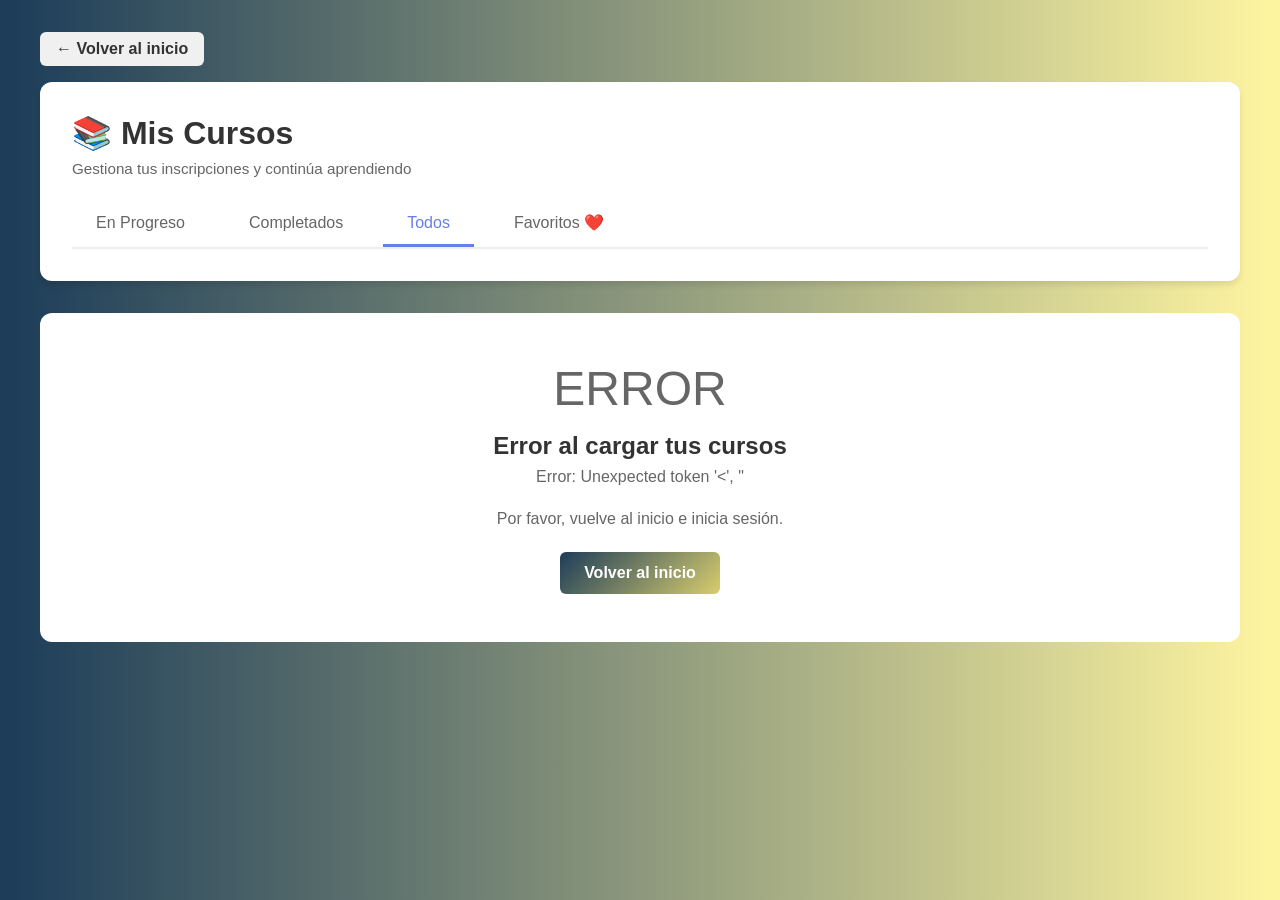
<file: pages/mis_cursos.html>
<!DOCTYPE html>
<html lang="es">
<head>
    <meta charset="UTF-8">
    <meta name="viewport" content="width=device-width, initial-scale=1.0">
    <title>Mis Cursos - Con Tribu Ir</title>
    <link rel="stylesheet" href="../Css/mis_cursos.css">
</head>
<body>
    <div class="container">
        <a href="../index.html" class="back-button">← Volver al inicio</a>

        <div class="header">
            <div id="updateIndicator" class="update-indicator" style="display: none;">🔄 Actualizando...</div>
            <h1>📚 Mis Cursos</h1>
            <p>Gestiona tus inscripciones y continúa aprendiendo</p>
            <div class="tabs">
                <button class="tab-btn" onclick="filterCourses('activos', this)">En Progreso</button>
                <button class="tab-btn" onclick="filterCourses('completados', this)">Completados</button>
                <button class="tab-btn active" onclick="filterCourses('todos', this)">Todos</button>
                <button class="tab-btn" onclick="filterCourses('publicados', this)" id="tab-publicados" style="display:none;">Publicados 📝</button>
                <button class="tab-btn" onclick="filterCourses('favoritos', this)">Favoritos ❤️</button>
            </div>
        </div>

        <div id="coursesContainer" class="courses-grid">
            <div class="loading">
                <p>⏳ Cargando tus cursos...</p>
            </div>
        </div>

        <div id="emptyState" class="empty-state" style="display: none;">
            <div class="empty-state-icon">📖</div>
            <h2>No tienes cursos aún</h2>
            <p>Comienza tu viaje de aprendizaje hoy mismo</p>
            <a href="../index.html#cursos" class="btn-explore">Explorar Cursos</a>
        </div>
    </div>

    <script>
        let allEnrollments = [];
        let allCourses = [];
        let currentFilter = 'todos';
        let currentUserId = null;
        let favorites = JSON.parse(localStorage.getItem('contribuir_favorites') || '[]');

        // Función para convertir rutas relativas a absolutas
        function fixImagePath(path) {
            if (!path) return '/photos/default.png';
            // Si ya es una ruta absoluta o URL, devolverla sin cambios
            if (path.startsWith('/') || path.startsWith('http')) {
                return path;
            }
            // Si contiene ../, devolverla sin cambios
            if (path.includes('../')) {
                return path;
            }
            // Convertir a ruta absoluta
            return '/' + path;
        }

        document.addEventListener('DOMContentLoaded', function() {
            loadEnrollments();
            
            // Recargar datos cuando la página vuelve a ser visible (usuario regresa desde otra página)
            document.addEventListener('visibilitychange', function() {
                if (!document.hidden) {
                    console.log('🔄 Usuario regresó a mis_cursos, recargando datos...');
                    loadEnrollments();
                }
            });
            
            // También recargar cuando la ventana obtiene foco
            window.addEventListener('focus', function() {
                console.log('🎯 Ventana de mis_cursos obtuvo foco, verificando actualización...');
                loadEnrollments();
            });
        });

        async function loadEnrollments() {
            let sessionResponse, enrollmentsResponse, coursesResponse;
            try {
                // Mostrar indicador de actualización
                const indicator = document.getElementById('updateIndicator');
                if (indicator) indicator.style.display = 'block';
                
                sessionResponse = await fetch('../api/check_session.php', { credentials: 'same-origin' });
                if (!sessionResponse.ok) throw new Error('No autenticado');
                
                const sessionData = await sessionResponse.json();
                currentUserId = sessionData.user_id;

                // Mostrar tab "Publicados" solo si no es student
                if (sessionData.role !== 'student') {
                    const publishedTab = document.getElementById('tab-publicados');
                    if (publishedTab) publishedTab.style.display = 'inline-block';
                }

                enrollmentsResponse = await fetch('../api/get_enrollments.php', { credentials: 'same-origin' });
                if (!enrollmentsResponse.ok) throw new Error('Error al cargar cursos');
                
                coursesResponse = await fetch('../api/get_courses.php', { credentials: 'same-origin' });
                if (!coursesResponse.ok) throw new Error('Error al cargar todos los cursos');

                allEnrollments = await enrollmentsResponse.json();
                allCourses = await coursesResponse.json();
                
                allCourses = allCourses.map(course => ({
                    ...course,
                    progress: course.progress || 0,
                    enrolledDate: course.created_at || course.enrolledDate || 'No disponible'
                }));
                
                console.log('✅ Total de cursos inscritos:', allEnrollments.length);
                console.log('✅ Total de todos los cursos:', allCourses.length);
                console.log('👤 ID del usuario logeado:', currentUserId);
                console.log('📋 Todos los cursos:', allCourses);
                
                // Ocultar indicador de actualización
                if (indicator) indicator.style.display = 'none';
                
                // Aplicar el filtro actual después de recargar
                filterCourses(currentFilter);
            } catch (error) {
                console.error('Error:', error);
                // Ocultar indicador en caso de error
                const indicator = document.getElementById('updateIndicator');
                if (indicator) indicator.style.display = 'none';
                
                document.getElementById('coursesContainer').innerHTML = '';
                document.getElementById('emptyState').innerHTML = `
                    <div class="empty-state-icon">ERROR</div>
                    <h2>Error al cargar tus cursos</h2>
                    <p>Error: ${error.message}</p>
                    <p>Por favor, vuelve al inicio e inicia sesión.</p>
                    <a href="../index.html" class="btn-explore">Volver al inicio</a>
                `;
                document.getElementById('emptyState').style.display = 'block';
            }
        }

        function filterCourses(filter, buttonElement) {
            currentFilter = filter;
            if (buttonElement) {
                document.querySelectorAll('.tab-btn').forEach(btn => btn.classList.remove('active'));
                buttonElement.classList.add('active');
            }

            let filtered = [];
            if (filter === 'activos') filtered = allEnrollments.filter(e => e.progress < 100);
            else if (filter === 'completados') filtered = allEnrollments.filter(e => e.progress === 100);
            else if (filter === 'favoritos') filtered = allEnrollments.filter(e => favorites.includes(e.id));
            else if (filter === 'publicados') {
                filtered = allCourses.filter(c => {
                    const cursoId = parseInt(c.instructor_id) || 0;
                    const usuarioActual = parseInt(currentUserId) || 0;
                    return cursoId === usuarioActual;
                });
                console.log('🔍 Filtrando publicados - ID usuario:', currentUserId, 'instructor_ids en cursos:', allCourses.map(c => c.instructor_id), 'Resultados:', filtered);
            }
            else filtered = allEnrollments;

            displayCourses(filtered);
        }

        function displayCourses(courses) {
            const container = document.getElementById('coursesContainer');
            const emptyState = document.getElementById('emptyState');

            if (courses.length === 0) {
                container.style.display = 'none';
                emptyState.style.display = 'block';

                let message = 'No tienes cursos en esta categoría.';
                if (currentFilter === 'favoritos') message = 'Aún no has marcado ningún curso como favorito ❤️';
                else if (currentFilter === 'activos') message = '✨ ¡No hay cursos en progreso! Todos completados o sin empezar.';
                else if (currentFilter === 'completados') message = '¡Termina un curso para verlo aquí!';
                else if (currentFilter === 'publicados') message = '📝 Aún no has publicado ningún curso como instructor.';
                else if (currentFilter === 'todos' && allEnrollments.length === 0) message = '📖 No tienes ningún curso aún. ¡Inscríbete en uno!';

                emptyState.innerHTML = `
                    <div class="empty-state-icon">📖</div>
                    <h2>${message}</h2>
                    <p>Explora nuestra oferta educativa</p>
                    <a href="../index.html#cursos" class="btn-explore">Explorar Cursos</a>
                `;
                return;
            }

            container.style.display = 'grid';
            emptyState.style.display = 'none';
            console.log(`Mostrando ${courses.length} curso(s) con filtro: ${currentFilter}`);

            container.innerHTML = courses.map(course => {
                const isFavorite = favorites.includes(course.id);
                const imageSrc = course.image.startsWith('http') || course.image.startsWith('/') ? course.image : '../' + course.image;
                const isPublished = currentFilter === 'publicados';
                
                return `
                    <div class="course-card">
                        <img src="${imageSrc}" alt="${course.title}" class="course-image" onerror="this.onerror=null;this.src='../photos/LogoOficial.png';">
                        ${!isPublished ? `<button class="favorite-btn ${isFavorite ? 'favorited' : ''}" onclick="toggleFavorite(${course.id}, event)">
                            ${isFavorite ? '❤️' : '🤍'}
                        </button>` : ''}

                        <div class="course-body">
                            <div class="course-header">
                                <div>
                                    <h3 class="course-title">${course.title}</h3>
                                    <p class="course-instructor">por ${course.instructor}</p>
                                </div>
                                ${!isPublished && course.progress === 100 ? '<span class="badge completed">✓ Completado</span>' : ''}
                            </div>

                            ${!isPublished ? `
                                <div class="progress-section">
                                    <div class="progress-label">
                                        <span>Progreso</span>
                                        <span>${course.progress}%</span>
                                    </div>
                                    <div class="progress-bar">
                                        <div class="progress-fill" style="width: ${course.progress}%"></div>
                                    </div>
                                </div>

                                <div class="course-stats">
                                    <div class="stat-item">📅 ${course.enrolledDate}</div>
                                </div>
                            ` : ''}

                            <div class="course-actions-row">
                                ${isPublished ? `
                                    <button onclick="editarCurso(${course.id})" class="btn btn-secondary">
                                        Editar Curso
                                    </button>
                                ` : `
                                    <a href="../pages/curso2.html?id=${course.id}" class="btn btn-primary">
                                        ${course.progress === 100 ? 'Revisar' : 'Continuar'} →
                                    </a>
                                `}
                                <a href="../pages/curso2.html?id=${course.id}" class="btn btn-secondary">
                                    Detalles
                                </a>
                            </div>

                            ${!isPublished && course.progress === 100 ? `
                                <button class="btn btn-certificate" onclick="downloadCertificate(${course.id}, '${course.title.replace(/'/g, "\\'")}')">
                                    📜 Descargar Certificado
                                </button>
                            ` : ''}
                        </div>
                    </div>
                `;
            }).join('');
        }

        function toggleFavorite(courseId, event) {
            event.stopPropagation();
            if (favorites.includes(courseId)) {
                favorites = favorites.filter(id => id !== courseId);
            } else {
                favorites.push(courseId);
            }
            localStorage.setItem('contribuir_favorites', JSON.stringify(favorites));

            const button = event.target;
            button.innerHTML = favorites.includes(courseId) ? '❤️' : '🤍';
            button.classList.toggle('favorited', favorites.includes(courseId));

            if (currentFilter === 'favoritos') {
                filterCourses('favoritos');
            }
        }

        function editarCurso(courseId) {
            window.location.href = `../ModeladoHTML/create_edit_course_config.html?id=${courseId}`;
        }

        function downloadCertificate(courseId, courseTitle) {
            const certificateUrl = '../certificados/certificado-ejemplo.pdf';
            const link = document.createElement('a');
            link.href = certificateUrl;
            link.download = `Certificado - ${courseTitle}.pdf`;
            document.body.appendChild(link);
            link.click();
            document.body.removeChild(link);
            alert(`🎉 ¡Descargando certificado de "${courseTitle}"!`);
        }
    </script>
</body>
</html>
</file>
<file: styles.css>
/* ===== VARIABLES Y RESET ===== */
:root {
    --color-primary: #054581f8;
    --color-primary-dark: #1d3d59;
    --color-secondary: #fdf4a0;
    --color-stone-800: #292524;
    --color-stone-700: #44403c;
    --color-stone-600: #57534e;
    --color-stone-500: #78716f;
    --color-stone-400: #a8a29e;
    --color-stone-300: #d6d3d1;
    --color-stone-200: #e7e5e4;
    --color-stone-100: #f5f5f4;
    --color-stone-50: #fafaf9;
    --color-white: #ffffff;
    --color-amber-100: #fef3c7;
    --color-amber-200: #fcd34d;
    --color-green-50: #dcfce7;
    --color-green-100: #bbf7d0;
}

* {
    margin: 0;
    padding: 0;
    box-sizing: border-box;
}

html {
    scroll-behavior: smooth;
}

body {
    font-family: -apple-system, BlinkMacSystemFont, 'Segoe UI', 'Roboto', 'Oxygen', 'Ubuntu', 'Cantarell', sans-serif;
    background-color: var(--color-white);
    color: var(--color-stone-800);
    line-height: 1.6;
}

/* ===== CONTAINER ===== */
.container {
    max-width: 1200px;
    margin: 0 auto;
    padding: 0 1rem;
}

/* ===== HEADER ===== */
header {
    position: sticky;
    top: 0;
    z-index: 50;
    background: rgba(255, 255, 255, 0.97);
    backdrop-filter: blur(12px);
    border-bottom: 1px solid var(--color-stone-200);
    transition: all 0.3s ease;
}

header.scrolled {
    box-shadow: 0 2px 20px rgba(0, 0, 0, 0.06);
}

.header-content {
    display: flex;
    justify-content: space-between;
    align-items: center;
    padding: 0.875rem 0;
    height: auto;
}

.logo {
    display: inline-flex;
    align-items: center;
    gap: 0.625rem;
    font-size: 1.375rem;
    font-weight: 700;
    color: var(--color-stone-800);
    text-decoration: none;
    cursor: pointer;
    transition: all 0.3s ease;
    white-space: nowrap;
}

.logo span {
    white-space: nowrap;
}

.logo-icon { /* Icono de la Landing Page */
  width: 40px;    
  height: auto;   
  max-height: 40px; 
    border-radius: 50%;
  object-fit: cover;
  transition: transform 0.3s ease;
}

.logo:hover {
    transform: scale(1.05);
}

.nav-desktop {
    display: flex;
    gap: 2.5rem;
}

.nav-link {
    text-decoration: none;
    color: var(--color-stone-600);
    font-size: 0.9375rem;
    font-weight: 500;
    cursor: pointer;
    transition: all 0.25s ease;
    border-bottom: 2px solid transparent;
    padding-bottom: 0.25rem;
    position: relative;
}

.nav-link::after {
    content: '';
    position: absolute;
    bottom: 0;
    left: 0;
    width: 0;
    height: 2px;
    background: var(--color-primary);
    transition: width 0.3s ease;
}

.nav-link:hover {
    color: var(--color-primary);
}

.nav-link:hover::after {
    width: 100%;
}

.nav-link.active {
    color: var(--color-primary);
    border-bottom-color: transparent;
}

.nav-link.active::after {
    width: 100%;
}

.header-buttons {
    display: flex;
    align-items: center;
    gap: 0.75rem;
}

.btn {
    padding: 0.625rem 1.25rem;
    background: var(--color-white);
    border: 1.5px solid var(--color-stone-300);
    border-radius: 0.625rem;
    font-size: 0.875rem;
    font-weight: 500;
    cursor: pointer;
    transition: all 0.25s ease;
    font-family: inherit;
}

.btn:hover {
    background: var(--color-stone-50);
    border-color: var(--color-stone-400);
}

.btn-secondary {
    background: var(--color-white);
    color: var(--color-stone-700);
    border: 1.5px solid var(--color-stone-300);
}

.btn-secondary:hover {
    background: var(--color-stone-50);
    border-color: var(--color-primary);
    color: var(--color-primary);
}

.btn-primary {
    background: var(--color-primary);
    color: var(--color-white);
    border: none;
}

.btn-primary:hover {
    background: var(--color-primary-dark);
    transform: translateY(-1px);
    box-shadow: 0 4px 12px rgba(5, 69, 129, 0.25);
}

.btn-admin {
    background: var(--color-white);
    border: 1px solid var(--color-stone-300);
}

.btn-admin.active {
    background: var(--color-amber-100);
    color: var(--color-primary);
    border-color: var(--color-amber-200);
}

.user-section {
    display: flex;
    align-items: center;
    gap: 1rem;
}

.user-section.hidden {
    display: none !important;
}

.user-name {
    font-size: 0.875rem;
    color: var(--color-stone-700);
}

/* ===== USER DROPDOWN ===== */
.user-dropdown {
    position: relative;
}

.user-dropdown-btn {
    display: flex;
    align-items: center;
    gap: 0.5rem;
    padding: 0.5rem 1rem;
    background: var(--color-white);
    border: 1px solid var(--color-stone-300);
    border-radius: 0.5rem;
    cursor: pointer;
    font-size: 0.875rem;
    font-weight: 500;
    transition: all 0.3s ease;
    font-family: inherit;
    color: var(--color-stone-700);
}

.user-dropdown-btn:hover {
    background: var(--color-stone-50);
    border-color: var(--color-stone-400);
}

.dropdown-arrow {
    font-size: 0.625rem;
    transition: transform 0.3s ease;
}

.user-dropdown-menu {
    position: absolute;
    top: 100%;
    right: 0;
    min-width: 220px;
    background: var(--color-white);
    border: 1px solid var(--color-stone-300);
    border-radius: 0.5rem;
    margin-top: 0.5rem;
    box-shadow: 0 4px 12px rgba(0, 0, 0, 0.15);
    display: none;
    flex-direction: column;
    z-index: 1000;
    overflow: hidden;
}

.user-dropdown-menu.show {
    display: flex;
}

.dropdown-option {
    padding: 0.75rem 1.25rem;
    color: var(--color-stone-700);
    cursor: pointer;
    text-decoration: none;
    transition: all 0.2s ease;
    font-size: 0.875rem;
    display: block;
}

.dropdown-option:hover {
    background: var(--color-stone-50);
    color: var(--color-primary);
    padding-left: 1.5rem;
}

.dropdown-divider {
    height: 1px;
    background: var(--color-stone-200);
    margin: 0.5rem 0;
}

.dropdown-option.logout-option {
    color: #d84f4f;
}

.dropdown-option.logout-option:hover {
    background: #fef3c7;
    color: #d84f4f;
    padding-left: 1.5rem;
}

/* ===== NAVBAR MOBILE ===== */
@media (max-width: 768px) {
    .header-content {
        display: flex;
        flex-wrap: wrap;
        justify-content: space-between;
        align-items: center;
        gap: 0.5rem;
    }

    .logo {
        flex: 0 0 auto;
        align-self: center;
    }

    .nav-desktop {
        flex: 0 0 auto;
        display: flex;
        gap: 1.25rem;
    }

    .nav-link {
        font-size: 0.875rem;
        padding: 0.15rem 0;
    }

    .header-buttons {
        flex-basis: 100%;
        display: flex;
        justify-content: flex-end;
        gap: 0.75rem;
        margin-top: 0.5rem;
    }
}

/* ===== HERO SECTION ===== */
.hero {
    background: linear-gradient(160deg, #f0fdf4 0%, #fefce8 40%, #fff7ed 100%);
    padding: 5rem 0 6rem;
    position: relative;
    overflow: hidden;
}

.hero::before {
    content: '';
    position: absolute;
    width: 500px;
    height: 500px;
    background: radial-gradient(circle, rgba(5, 69, 129, 0.06) 0%, transparent 70%);
    top: -100px;
    left: -100px;
    border-radius: 50%;
}

.hero::after {
    content: '';
    position: absolute;
    width: 400px;
    height: 400px;
    background: radial-gradient(circle, rgba(253, 244, 160, 0.5) 0%, transparent 70%);
    bottom: -50px;
    right: -50px;
    border-radius: 50%;
}

.hero-content {
    position: relative;
    z-index: 1;
    display: grid;
    grid-template-columns: 1.1fr 0.9fr;
    gap: 4rem;
    align-items: center;
}

.hero-text {
    display: flex;
    flex-direction: column;
    gap: 1.75rem;
}

.hero-text h1 {
    font-size: 3rem;
    font-weight: 800;
    line-height: 1.15;
    color: var(--color-stone-800);
    letter-spacing: -0.02em;
}

.gradient-text {
    background: linear-gradient(135deg, var(--color-primary) 0%, #0ea5e9 100%);
    -webkit-background-clip: text;
    -webkit-text-fill-color: transparent;
    background-clip: text;
}

.hero-badge {
    display: inline-flex;
    align-items: center;
    gap: 0.5rem;
    background: linear-gradient(135deg, rgba(5, 69, 129, 0.08), rgba(5, 69, 129, 0.04));
    border: 1px solid rgba(5, 69, 129, 0.15);
    padding: 0.5rem 1rem;
    border-radius: 9999px;
    font-size: 0.8125rem;
    font-weight: 600;
    color: var(--color-primary);
    width: fit-content;
    letter-spacing: 0.02em;
    text-transform: uppercase;
}

.hero-description {
    font-size: 1.1875rem;
    color: var(--color-stone-600);
    line-height: 1.85;
    max-width: 540px;
}

.hero-buttons {
    display: flex;
    gap: 1rem;
    flex-wrap: wrap;
}

.btn-large {
    padding: 1rem 2rem;
    border: none;
    border-radius: 0.75rem;
    font-size: 1rem;
    font-weight: 500;
    cursor: pointer;
    display: inline-flex;
    align-items: center;
    gap: 0.5rem;
    transition: all 0.3s ease;
    box-shadow: 0 4px 6px rgba(0, 0, 0, 0.1);
    font-family: inherit;
}

.btn-large-primary {
    background: var(--color-primary);
    color: var(--color-white);
}

.btn-large-primary:hover {
    background: var(--color-primary-dark);
    box-shadow: 0 10px 15px rgba(0, 0, 0, 0.2);
    transform: translateY(-2px);
}

.btn-large-secondary {
    background: var(--color-white);
    color: var(--color-stone-700);
    border: 2px solid var(--color-stone-300);
}

.btn-large-secondary:hover {
    background: var(--color-stone-50);
    border-color: var(--color-stone-400);
}

.hero-stats {
    display: flex;
    gap: 1.5rem;
    padding-top: 0.5rem;
    border-top: 1px solid var(--color-stone-200);
}

.stat {
    text-align: left;
    flex: 1;
    padding: 1rem;
    background: rgba(255, 255, 255, 0.7);
    border-radius: 0.75rem;
    border: 1px solid var(--color-stone-200);
    transition: all 0.3s ease;
}

.stat:hover {
    background: var(--color-white);
    box-shadow: 0 4px 12px rgba(0, 0, 0, 0.06);
    transform: translateY(-2px);
}

.stat-value {
    font-size: 1.75rem;
    font-weight: 800;
    color: var(--color-primary);
    line-height: 1;
    margin-bottom: 0.25rem;
}

.stat-label {
    font-size: 0.8125rem;
    color: var(--color-stone-500);
    font-weight: 500;
}

.hero-card {
    background: var(--color-white);
    border: 1px solid rgba(5, 69, 129, 0.1);
    border-radius: 1.25rem;
    padding: 2rem;
    box-shadow: 0 20px 40px rgba(0, 0, 0, 0.06), 0 8px 16px rgba(0, 0, 0, 0.04);
    transition: all 0.3s ease;
}

.hero-card:hover {
    transform: translateY(-4px);
    box-shadow: 0 24px 48px rgba(0, 0, 0, 0.08), 0 12px 24px rgba(0, 0, 0, 0.05);
}

.card-header {
    display: flex;
    gap: 1rem;
    margin-bottom: 1.5rem;
    align-items: center;
}

.card-icon {
    width: 3.5rem;
    height: 3.5rem;
    background: linear-gradient(135deg, var(--color-primary) 0%, #0ea5e9 100%);
    border-radius: 0.75rem;
    display: flex;
    align-items: center;
    justify-content: center;
    flex-shrink: 0;
    font-size: 1.5rem;
}

.card-title {
    font-weight: 700;
    color: var(--color-stone-800);
    font-size: 1.0625rem;
}

.card-subtitle {
    font-size: 0.875rem;
    color: var(--color-stone-500);
}

.card-progress {
    margin: 1.5rem 0;
}

.progress-label {
    display: flex;
    justify-content: space-between;
    align-items: center;
    margin-bottom: 0.75rem;
    font-size: 0.875rem;
    color: var(--color-stone-600);
}

.progress-value {
    color: var(--color-primary);
    font-weight: 700;
}

.progress-bar {
    height: 0.625rem;
    background: var(--color-stone-100);
    border-radius: 9999px;
    overflow: hidden;
}

.progress-fill {
    height: 100%;
    background: linear-gradient(90deg, var(--color-primary), #0ea5e9);
    width: 85%;
    border-radius: 9999px;
}

.card-footer {
    display: flex;
    align-items: center;
    gap: 0.5rem;
    padding-top: 1.25rem;
    border-top: 1px solid var(--color-stone-100);
    font-size: 0.875rem;
    color: var(--color-stone-600);
    font-weight: 500;
}

/* ===== SECTIONS ===== */
.section {
    padding: 5rem 0;
}

.section-header {
    text-align: center;
    margin-bottom: 4rem;
}

.section-title {
    font-size: 2.5rem;
    font-weight: 800;
    margin-bottom: 1.5rem;
    color: var(--color-primary);
    letter-spacing: -0.02em;
    position: relative;
    display: inline-block;
}

.section-title::after {
    content: '';
    position: absolute;
    bottom: -0.5rem;
    left: 50%;
    transform: translateX(-50%);
    width: 60px;
    height: 4px;
    background: linear-gradient(90deg, var(--color-primary), #0ea5e9);
    border-radius: 2px;
}

.section-description {
    font-size: 1.125rem;
    color: var(--color-stone-600);
    max-width: 52rem;
    margin: 2rem auto 0;
    line-height: 1.8;
}

/* ===== ABOUT SECTION ===== */
.section-about {
    background: var(--color-white);
}

.about-grid {
    display: grid;
    grid-template-columns: 1fr 1fr;
    gap: 4rem;
    align-items: center;
}

.about-image {
    position: relative;
}

.about-image::before {
    content: '';
    position: absolute;
    top: -1rem;
    right: -1rem;
    width: 100%;
    height: 100%;
    border: 3px solid var(--color-primary);
    border-radius: 1.25rem;
    opacity: 0.15;
    z-index: -1;
}

.about-image img {
    width: 100%;
    border-radius: 1.25rem;
    box-shadow: 0 20px 40px rgba(0, 0, 0, 0.1);
}

.about-text {
    display: flex;
    flex-direction: column;
    gap: 1.5rem;
}

.about-text h1 {
    font-size: 2.25rem;
    font-weight: 800;
    color: var(--color-primary);
    letter-spacing: -0.02em;
}

.about-text p {
    color: var(--color-stone-600);
    line-height: 1.85;
    font-size: 1.0625rem;
}

/* ===== MISSION SECTION ===== */
.section-mission {
    background: linear-gradient(160deg, var(--color-primary-dark) 0%, var(--color-primary) 100%);
}

.section-mission .section-title {
    color: var(--color-amber-200);
}

.section-mission .section-title::after {
    background: linear-gradient(90deg, var(--color-amber-200), var(--color-secondary));
}

.mission-content {
    background: var(--color-white);
    border: none;
    border-radius: 1.5rem;
    padding: 3.5rem 3rem;
    max-width: 58rem;
    margin: 0 auto;
    box-shadow: 0 25px 50px rgba(0, 0, 0, 0.15);
    text-align: center;
    position: relative;
    overflow: hidden;
}

.mission-content::before {
    content: '';
    position: absolute;
    top: 0;
    left: 0;
    right: 0;
    height: 4px;
    background: linear-gradient(90deg, var(--color-primary), #0ea5e9, var(--color-secondary));
}

.mission-emoji {
    font-size: 4rem;
    margin-bottom: 1.5rem;
}

.mission-text {
    font-size: 1.3125rem;
    color: var(--color-stone-700);
    line-height: 1.9;
    font-weight: 400;
}

.highlight {
    font-weight: 600;
}

.highlight-primary {
    color: var(--color-amber-200);
}

.highlight-secondary {
    color: #b8860b;
}

/* ===== VISION SECTION ===== */
.section-vision {
    background: linear-gradient(160deg, #fef9e7 0%, #fef3c7 50%, #fde68a 100%);
}

.vision-content {
    background: var(--color-white);
    border: none;
    border-radius: 1.5rem;
    padding: 3.5rem 3rem;
    max-width: 58rem;
    margin: 0 auto;
    box-shadow: 0 25px 50px rgba(0, 0, 0, 0.08);
    text-align: center;
    position: relative;
    overflow: hidden;
}

.vision-content::before {
    content: '';
    position: absolute;
    top: 0;
    left: 0;
    right: 0;
    height: 4px;
    background: linear-gradient(90deg, var(--color-secondary), #f59e0b, var(--color-secondary));
}

.vision-emoji {
    font-size: 4rem;
    margin-bottom: 1.5rem;
}

.vision-text {
    font-size: 1.3125rem;
    color: var(--color-stone-700);
    line-height: 1.9;
    font-weight: 400;
}

/* ===== COURSES SECTION ===== */
.section-courses {
    background: var(--color-stone-50);
}

.filters {
    display: flex;
    gap: 1rem;
    align-items: center;
    justify-content: space-between;
    margin-bottom: 3rem;
    flex-wrap: wrap;
}

.search-box {
    position: relative;
    flex: 1;
    min-width: 250px;
}

.search-input {
    width: 100%;
    padding: 0.75rem 1rem;
    border: 1px solid var(--color-stone-300);
    border-radius: 0.75rem;
    background: var(--color-white);
    font-size: 0.875rem;
    font-family: inherit;
    transition: all 0.3s ease;
}

.search-input:focus {
    outline: none;
    border-color: var(--color-primary);
    box-shadow: 0 0 0 4px rgba(5, 69, 129, 0.1);
}

.category-filters {
    display: flex;
    gap: 0.5rem;
    flex-wrap: wrap;
}

.category-btn {
    padding: 0.5rem 1rem;
    background: var(--color-white);
    border: 1px solid var(--color-stone-200);
    border-radius: 9999px;
    font-size: 0.875rem;
    font-weight: 500;
    cursor: pointer;
    transition: all 0.3s ease;
    color: var(--color-stone-600);
    font-family: inherit;
}

.category-btn:hover {
    background: var(--color-stone-100);
    border-color: var(--color-stone-400);
    color: var(--color-stone-700);
}

.category-btn.active {
    background: var(--color-primary);
    color: var(--color-white);
    border-color: var(--color-primary);
    box-shadow: 0 4px 12px rgba(5, 69, 129, 0.25);
}

.courses-grid {
    display: grid;
    grid-template-columns: repeat(auto-fill, minmax(320px, 1fr));
    gap: 2rem;
    margin-bottom: 3rem;
}

.course-card {
    background: var(--color-white);
    border: 1px solid var(--color-stone-200);
    border-radius: 1rem;
    overflow: hidden;
    transition: all 0.35s cubic-bezier(0.4, 0, 0.2, 1);
    box-shadow: 0 1px 3px rgba(0, 0, 0, 0.05);
}

.course-card:hover {
    box-shadow: 0 20px 40px rgba(0, 0, 0, 0.1);
    transform: translateY(-6px);
    border-color: var(--color-primary);
}

.pagination-controls {
    display: flex;
    flex-wrap: wrap;
    gap: 0.45rem;
    align-items: center;
    justify-content: center;
    margin-bottom: 2.2rem;
    padding: 0.5rem 0;
}

.pagination-btn {
    background: var(--color-white);
    border: 1px solid var(--color-primary);
    color: var(--color-primary);
    padding: 0.45rem 0.75rem;
    border-radius: 0.45rem;
    cursor: pointer;
    font-size: 0.85rem;
    min-width: 45px;
    font-weight: 600;
    transition: all 0.2s ease;
}

.pagination-btn:hover:not(.active):not(.disabled) {
    background: var(--color-primary);
    color: var(--color-white);
}

.pagination-btn.active {
    background: var(--color-primary);
    color: var(--color-white);
    box-shadow: 0 4px 12px rgba(5, 69, 129, 0.25);
}

.pagination-btn.disabled {
    opacity: 0.6;
    cursor: not-allowed;
}

.course-image {
    width: 100%;
    height: 13rem;
    object-fit: cover;
    display: block;
    transition: transform 0.35s ease;
}

.course-card:hover .course-image {
    transform: scale(1.03);
}

.course-body {
    padding: 1.5rem;
}

.course-category {
    display: inline-block;
    padding: 0.25rem 0.75rem;
    background: linear-gradient(135deg, rgba(5, 69, 129, 0.08), rgba(14, 165, 233, 0.08));
    color: var(--color-primary);
    border-radius: 0.375rem;
    font-size: 0.75rem;
    font-weight: 600;
    margin-bottom: 0.875rem;
    text-transform: uppercase;
    letter-spacing: 0.03em;
}

.course-title {
    font-size: 1.125rem;
    font-weight: 700;
    color: var(--color-stone-800);
    margin-bottom: 0.75rem;
    line-height: 1.4;
    transition: color 0.25s ease;
}

.course-card:hover .course-title {
    color: var(--color-primary);
}

.course-instructor {
    display: flex;
    align-items: center;
    gap: 0.75rem;
    margin-bottom: 1rem;
    padding-bottom: 1rem;
    border-bottom: 1px solid var(--color-stone-100);
}

.instructor-avatar {
    width: 2rem;
    height: 2rem;
    border-radius: 50%;
    border: 2px solid var(--color-stone-100);
    object-fit: cover;
}

.instructor-info {
    flex: 1;
}

.instructor-name {
    font-size: 0.875rem;
    font-weight: 600;
    color: var(--color-stone-700);
}

.course-rating {
    display: flex;
    align-items: center;
    gap: 1rem;
    margin-bottom: 1rem;
    font-size: 0.875rem;
    color: var(--color-stone-600);
}

.rating-stars {
    color: #f59e0b;
}

.course-description {
    font-size: 0.875rem;
    color: var(--color-stone-500);
    margin-bottom: 1.25rem;
    line-height: 1.6;
    display: -webkit-box;
    -webkit-line-clamp: 2;
    -webkit-box-orient: vertical;
    overflow: hidden;
}

.course-footer {
    display: flex;
    align-items: center;
    justify-content: space-between;
    gap: 1rem;
    padding-top: 1rem;
    border-top: 1px solid var(--color-stone-100);
}

.course-price {
    font-size: 1.5rem;
    font-weight: 800;
    color: var(--color-primary);
}

.course-actions {
    display: flex;
    gap: 0.5rem;
}

.btn-course {
    padding: 0.625rem 1.25rem;
    background: var(--color-primary);
    color: var(--color-white);
    border: none;
    border-radius: 0.5rem;
    font-size: 0.875rem;
    font-weight: 600;
    cursor: pointer;
    transition: all 0.25s ease;
    font-family: inherit;
}

.btn-course:hover {
    background: var(--color-primary-dark);
    transform: translateY(-1px);
    box-shadow: 0 4px 12px rgba(5, 69, 129, 0.25);
}

.btn-course-details {
    display: block;
    margin-top: 0.5rem;
    padding: 0.625rem 1rem;
    background: transparent;
    color: var(--color-primary);
    border: 1.5px solid var(--color-primary);
    border-radius: 0.5rem;
    font-size: 0.875rem;
    font-weight: 600;
    cursor: pointer;
    text-align: center;
    transition: all 0.25s ease;
    font-family: inherit;
}

.btn-course-details:hover {
    background: var(--color-primary);
    color: var(--color-white);
}

/* ===== CONTACT SECTION ===== */
.section-contact {
    background: var(--color-stone-50);
    padding: 5rem 0;
}

.contact-grid {
    display: grid;
    grid-template-columns: 1fr 1fr;
    gap: 3rem;
    align-items: start;
}

.contact-info {
    display: flex;
    flex-direction: column;
    gap: 1.25rem;
}

.contact-item {
    display: flex;
    align-items: center;
    gap: 1.25rem;
    padding: 1.5rem;
    background-color: var(--color-white);
    border-radius: 1rem;
    border: 1px solid var(--color-stone-200);
    transition: all 0.3s ease;
}

.contact-item:hover {
    transform: translateY(-3px);
    box-shadow: 0 10px 25px rgba(0, 0, 0, 0.06);
    border-color: var(--color-primary);
}

.contact-icon {
    width: 3.5rem;
    height: 3.5rem;
    border-radius: 0.75rem;
    display: flex;
    align-items: center;
    justify-content: center;
    flex-shrink: 0;
    font-size: 1.5rem;
    background: linear-gradient(135deg, rgba(5, 69, 129, 0.1), rgba(14, 165, 233, 0.1));
    color: var(--color-primary);
}

.contact-title {
    font-size: 1rem;
    font-weight: 600;
    color: var(--color-stone-800);
    margin-bottom: 0.25rem;
}

.contact-text {
    font-size: 0.9375rem;
    color: var(--color-stone-600);
}

/* ===== FORMULARIO ===== */
.contact-form {
    background: var(--color-white);
    border: 1px solid var(--color-stone-200);
    border-radius: 1.25rem;
    padding: 2.5rem;
    box-shadow: 0 4px 20px rgba(0, 0, 0, 0.04);
}

.contact-form h3 {
    font-size: 1.5rem;
    font-weight: 700;
    color: var(--color-stone-800);
    margin-bottom: 2rem;
    text-align: center;
}

.form-group {
    margin-bottom: 1.5rem;
}

.form-input,
.form-textarea {
    width: 100%;
    padding: 0.875rem 1rem;
    border: 1.5px solid var(--color-stone-300);
    border-radius: 0.625rem;
    background: var(--color-white);
    font-size: 1rem;
    font-family: inherit;
    transition: all 0.25s ease;
}

.form-input:focus,
.form-textarea:focus {
    outline: none;
    border-color: var(--color-primary);
    box-shadow: 0 0 0 4px rgba(5, 69, 129, 0.1);
}

.form-textarea {
    resize: none;
    min-height: 8rem;
}

.btn-submit {
    width: 100%;
    padding: 1rem;
    background: var(--color-primary);
    color: var(--color-white);
    border: none;
    border-radius: 0.625rem;
    font-size: 1rem;
    font-weight: 600;
    cursor: pointer;
    transition: all 0.25s ease;
    font-family: inherit;
}

.btn-submit:hover {
    background: var(--color-primary-dark);
    transform: translateY(-2px);
    box-shadow: 0 8px 20px rgba(5, 69, 129, 0.3);
}



/* ===== FOOTER ===== */
.footer {
    background: linear-gradient(180deg, var(--color-stone-50) 0%, var(--color-stone-100) 100%);
    border-top: 1px solid var(--color-stone-200);
    padding: 4rem 0 2rem 0;
    color: var(--color-stone-700);
}

.footer-grid {
    display: grid;
    grid-template-columns: 1.5fr 1fr 1.5fr;
    gap: 4rem;
    margin-bottom: 3rem;
}

.footer-brand {
    display: flex;
    flex-direction: column;
    gap: 1.25rem;
}

.footer-logo {
    display: flex;
    align-items: center;
    gap: 0.75rem;
}

.footer-logo-text {
    font-size: 1.5rem;
    font-weight: 700;
    color: var(--color-primary);
}

.footer-tagline {
    font-size: 0.9375rem;
    color: var(--color-stone-600);
    line-height: 1.7;
    max-width: 320px;
}

.footer-social-links {
    display: flex;
    gap: 1rem;
    margin-top: 0.5rem;
}

.social-icon {
    display: inline-flex;
    align-items: center;
    justify-content: center;
    width: 2.5rem;
    height: 2.5rem;
    background: var(--color-white);
    border: 1px solid var(--color-stone-200);
    border-radius: 0.5rem;
    font-size: 1rem;
    transition: all 0.25s ease;
    color: var(--color-stone-600);
    text-decoration: none;
}

.social-icon:hover {
    background: var(--color-primary);
    border-color: var(--color-primary);
    color: var(--color-white);
    transform: translateY(-2px);
    box-shadow: 0 4px 12px rgba(5, 69, 129, 0.25);
}

.footer-nav h4,
.footer-contact h4 {
    color: var(--color-stone-800);
    font-size: 1rem;
    margin-bottom: 1.5rem;
    font-weight: 700;
    text-transform: uppercase;
    letter-spacing: 0.05em;
}

.footer-nav ul {
    list-style: none;
}

.footer-nav ul li {
    margin-bottom: 0.875rem;
}

.footer-nav ul li a {
    color: var(--color-stone-600);
    text-decoration: none;
    font-size: 0.9375rem;
    cursor: pointer;
    transition: all 0.25s ease;
    display: inline-flex;
    align-items: center;
    gap: 0.375rem;
}

.footer-nav ul li a::before {
    content: '';
    width: 6px;
    height: 6px;
    background: var(--color-primary);
    border-radius: 50%;
    opacity: 0;
    transition: opacity 0.25s ease;
}

.footer-nav ul li a:hover {
    color: var(--color-primary);
    padding-left: 0.75rem;
}

.footer-nav ul li a:hover::before {
    opacity: 1;
}

.footer-contact {
    display: flex;
    flex-direction: column;
    gap: 1.25rem;
}

.contact-detail {
    display: flex;
    align-items: center;
    gap: 0.875rem;
    font-size: 0.9375rem;
    color: var(--color-stone-600);
}

.contact-detail span {
    width: 2rem;
    text-align: center;
}

.footer-bottom {
    border-top: 1px solid var(--color-stone-200);
    padding-top: 2rem;
    text-align: center;
    display: flex;
    justify-content: space-between;
    align-items: center;
    font-size: 0.8125rem;
    color: var(--color-stone-500);
}

.footer-made {
    font-style: italic;
    color: var(--color-stone-400);
}
/* ===== UTILITIES ===== */
.hidden {
    display: none !important;
}

/* ===== ESTILOS PARA MODALS ===== */
.modal {
    display: none; /* Oculto por defecto */
    position: fixed; /* Se queda fijo en la pantalla */
    z-index: 100; /* Se asegura que esté por encima de todo */
    left: 0;
    top: 0;
    width: 100%;
    height: 100%;
    overflow: auto;
    background-color: rgba(0, 0, 0, 0.6); /* Fondo oscuro semitransparente */
    backdrop-filter: blur(5px);
}

.modal-content {
    background-color: #fefefe;
    margin: 15% auto; /* Centrado vertical y horizontalmente */
    padding: 2rem;
    border: 1px solid var(--color-stone-200);
    border-radius: 1rem;
    width: 90%;
    max-width: 400px; /* Ancho máximo del modal */
    box-shadow: 0 5px 15px rgba(0, 0, 0, 0.2);
    position: relative;
    text-align: center;
}

.modal-content h3 {
    margin-bottom: 1.5rem;
    color: var(--color-stone-800);
}

.close-btn {
    color: var(--color-stone-400);
    position: absolute;
    top: 1rem;
    right: 1.5rem;
    font-size: 1.75rem;
    font-weight: bold;
    cursor: pointer;
    transition: color 0.3s ease;
}

.close-btn:hover,
.close-btn:focus {
    color: var(--color-stone-700);
}

.modal-switch {
    margin-top: 1.5rem;
    font-size: 0.875rem;
    color: var(--color-stone-600);
}

.modal-switch a {
    color: var(--color-primary);
    font-weight: 500;
    cursor: pointer;
    text-decoration: none;
}
.modal-switch a:hover {
    text-decoration: underline;
}
</file>
<file: Css/recovery_password.css>
/**
 * ============================================================
 * recovery.css — Estilos del módulo de Recuperación de Contraseña
 * ============================================================
 * 
 * Estilos para los 3 modales de recuperación:
 *   - forgotPasswordModal (solicitar código)
 *   - verifyCodeModal (verificar código de 5 dígitos)
 *   - newPasswordModal (establecer nueva contraseña)
 * 
 * Depende de las variables CSS definidas en styles.css
 *   (--color-primary, --color-stone-*, --color-white)
 * 
 * ============================================================
 */

/* ===== LAYOUT DEL MODAL DE RECUPERACIÓN ===== */
.modal-recovery {
    max-width: 420px;
}

.modal-icon {
    font-size: 2.5rem;
    margin-bottom: 0.5rem;
    display: flex;
    align-items: center;
    justify-content: center;
    width: 4rem;
    height: 4rem;
    background: var(--color-stone-50);
    border-radius: 50%;
    margin: 0 auto 1rem auto;
}

.modal-description {
    font-size: 0.875rem;
    color: var(--color-stone-600);
    line-height: 1.6;
    margin-bottom: 1.5rem;
}

/* ===== FORMULARIO CON ICONOS ===== */
.form-label {
    display: block;
    font-size: 0.8125rem;
    font-weight: 600;
    color: var(--color-stone-700);
    margin-bottom: 0.375rem;
    text-align: left;
}

.input-icon-wrapper {
    position: relative;
}

.input-icon {
    position: absolute;
    left: 0.75rem;
    top: 50%;
    transform: translateY(-50%);
    font-size: 1rem;
    pointer-events: none;
}

.form-input-icon {
    padding-left: 2.5rem;
}

/* ===== INPUTS DE CÓDIGO DE VERIFICACIÓN (5 DÍGITOS) ===== */
.code-inputs-container {
    display: flex;
    gap: 0.625rem;
    justify-content: center;
    margin: 1.5rem 0;
}

.code-input {
    width: 3rem;
    height: 3.5rem;
    text-align: center;
    font-size: 1.5rem;
    font-weight: 700;
    border: 2px solid var(--color-stone-300);
    border-radius: 0.75rem;
    background: var(--color-white);
    color: var(--color-stone-800);
    transition: all 0.2s ease;
    font-family: inherit;
}

.code-input:focus {
    outline: none;
    border-color: var(--color-primary);
    box-shadow: 0 0 0 3px rgba(5, 69, 129, 0.15);
}

/* ===== MENSAJES DE ESTADO (ÉXITO/ERROR) ===== */
.modal-message {
    padding: 0.75rem 1rem;
    border-radius: 0.5rem;
    font-size: 0.8125rem;
    margin-bottom: 1rem;
    text-align: center;
    font-weight: 500;
}

.modal-message.success {
    background: #ecfdf5;
    color: #065f46;
    border: 1px solid #a7f3d0;
}

.modal-message.error {
    background: #fef2f2;
    color: #991b1b;
    border: 1px solid #fecaca;
}

/* ===== BOTÓN DE RECUPERACIÓN ===== */
.btn-recovery {
    background: var(--color-primary);
    font-weight: 600;
    letter-spacing: 0.025em;
}

.btn-recovery:disabled {
    opacity: 0.6;
    cursor: not-allowed;
}

/* ===== HINT DE CONTRASEÑA ===== */
.password-hint {
    font-size: 0.75rem;
    color: var(--color-stone-500);
    margin-bottom: 1rem;
    text-align: left;
    line-height: 1.5;
}

/* ===== TEXTO DE SEGURIDAD ===== */
.modal-security {
    font-size: 0.75rem;
    color: var(--color-stone-400);
    margin-top: 1rem;
}

/* ===== LINK DE RECUPERACIÓN EN MODAL LOGIN ===== */
.recovery-link {
    margin-top: 0.5rem !important;
}
</file>
<file: Css/creation_Course.css>
/* ==================== VARIABLES DE COLOR ==================== */
:root {
    --primary-color: #1e3e5a;
    --primary-dark: #152c40;
    --accent-color: #fdf4ae;
    --text-dark: #2d3748;
    --text-light: #718096;
    --white: #ffffff;
    --gray-light: #f7fafc;
    --border-color: #e2e8f0;
    --success: #48bb78;
    --warning: #ed8936;
    --danger: #e53e3e;
}

* {
    margin: 0;
    padding: 0;
    box-sizing: border-box;
}

body {
    font-family: -apple-system, BlinkMacSystemFont, 'Segoe UI', Roboto, Oxygen, Ubuntu, Cantarell, sans-serif;
    background: linear-gradient(135deg, var(--primary-color) 0%, var(--accent-color) 100%);
    min-height: 100vh;
    color: var(--text-dark);
    background-attachment: fixed;
}

/* ==================== HEADER ==================== */
.admin-header {
    background: rgba(30, 62, 90, 0.95);
    backdrop-filter: blur(10px);
    color: white;
    padding: 1.5rem 2rem;
    box-shadow: 0 4px 12px rgba(0,0,0,0.1);
    position: sticky;
    top: 0;
    z-index: 100;
    border-bottom: 1px solid rgba(255,255,255,0.1);
}

.header-content {
    max-width: 1400px;
    margin: 0 auto;
    display: flex;
    justify-content: space-between;
    align-items: center;
    flex-wrap: wrap;
    gap: 1rem;
}

.header-title {
    display: flex;
    align-items: center;
    gap: 1rem;
}

.back-btn {
    background: rgba(255,255,255,0.15);
    border: 1px solid rgba(255,255,255,0.2);
    color: white;
    padding: 0.75rem 1.5rem;
    border-radius: 8px;
    cursor: pointer;
    font-size: 14px;
    transition: all 0.3s;
    display: flex;
    align-items: center;
    gap: 0.5rem;
    text-decoration: none;
}

.back-btn:hover {
    background: rgba(255,255,255,0.25);
    transform: translateX(-3px);
}

.header-actions {
    display: flex;
    gap: 1rem;
    flex-wrap: wrap;
}

.btn {
    padding: 0.75rem 1.5rem;
    border: none;
    border-radius: 8px;
    cursor: pointer;
    font-size: 14px;
    font-weight: 600;
    transition: all 0.3s;
    display: flex;
    align-items: center;
    gap: 0.5rem;
}

.btn-preview {
    background: rgba(255,255,255,0.15);
    color: white;
    border: 1px solid rgba(255,255,255,0.3);
}

.btn-preview:hover {
    background: rgba(255,255,255,0.25);
}

.btn-save {
    background: var(--accent-color);
    color: var(--primary-color);
    border: 1px solid transparent;
    box-shadow: 0 2px 4px rgba(0,0,0,0.1);
}

.btn-save:hover {
    transform: translateY(-2px);
    box-shadow: 0 4px 12px rgba(0,0,0,0.2);
    background: #fff;
}

.btn-save:disabled {
    opacity: 0.7;
    cursor: not-allowed;
}

/* ==================== LAYOUT & CONTENEDORES ==================== */
.container {
    max-width: 1400px;
    margin: 2rem auto;
    padding: 0 2rem;
}

.config-layout {
    display: grid;
    grid-template-columns: 250px 1fr;
    gap: 2rem;
    align-items: start;
}

.sidebar-nav {
    background: white;
    border-radius: 12px;
    padding: 1.5rem;
    box-shadow: 0 4px 6px rgba(0,0,0,0.05);
    position: sticky;
    top: 6rem;
    border-top: 4px solid var(--primary-color);
    height: fit-content;
}

.nav-title {
    font-size: 0.85rem;
    font-weight: 700;
    color: var(--text-light);
    text-transform: uppercase;
    letter-spacing: 0.5px;
    margin-bottom: 1rem;
}

.nav-item {
    padding: 0.75rem 1rem;
    margin-bottom: 0.5rem;
    border-radius: 8px;
    cursor: pointer;
    transition: all 0.2s;
    display: flex;
    align-items: center;
    gap: 0.75rem;
    color: var(--text-dark);
    font-size: 14px;
    font-weight: 500;
}

.nav-item:hover {
    background: var(--gray-light);
    color: var(--primary-color);
}

.nav-item.active {
    background: var(--primary-color);
    color: white;
    box-shadow: 0 4px 10px rgba(30, 62, 90, 0.3);
}

.nav-icon {
    font-size: 18px;
}

.main-config {
    background: white;
    border-radius: 12px;
    box-shadow: 0 4px 20px rgba(0,0,0,0.05);
    overflow: hidden;
    min-height: 500px;
}

.config-section {
    display: none;
    padding: 2.5rem;
    animation: fadeIn 0.3s ease-in-out;
}

.config-section.active {
    display: block;
}

@keyframes fadeIn {
    from { opacity: 0; transform: translateY(10px); }
    to { opacity: 1; transform: translateY(0); }
}

.section-header {
    border-bottom: 2px solid var(--gray-light);
    padding-bottom: 1.5rem;
    margin-bottom: 2rem;
}

.section-title {
    font-size: 1.75rem;
    color: var(--primary-color);
    margin-bottom: 0.5rem;
    font-weight: 700;
}

.section-description {
    color: var(--text-light);
    font-size: 0.95rem;
    line-height: 1.5;
}

/* ==================== FORMULARIOS ==================== */
.form-grid {
    display: grid;
    gap: 2rem;
}

.form-group {
    display: flex;
    flex-direction: column;
    gap: 0.6rem;
}

.form-label {
    font-weight: 600;
    color: var(--text-dark);
    font-size: 14px;
    display: flex;
    align-items: center;
    gap: 0.5rem;
}

.required {
    color: var(--danger);
}

.form-input,
.form-textarea,
.form-select {
    padding: 0.75rem 1rem;
    border: 2px solid var(--border-color);
    border-radius: 8px;
    font-size: 14px;
    transition: all 0.3s;
    font-family: inherit;
    background: #fff;
}

.form-input:focus,
.form-textarea:focus,
.form-select:focus {
    outline: none;
    border-color: var(--primary-color);
    box-shadow: 0 0 0 3px rgba(30, 62, 90, 0.1);
}

.form-input.error,
.form-textarea.error {
    border-color: var(--danger);
    box-shadow: 0 0 0 3px rgba(229, 62, 62, 0.1);
}

.form-textarea {
    min-height: 120px;
    resize: vertical;
}

.form-help {
    font-size: 0.85rem;
    color: var(--text-light);
    margin-top: 0.25rem;
}

.error-message {
    font-size: 0.85rem;
    color: var(--danger);
    margin-top: 0.25rem;
    display: none;
}

.error-message.show {
    display: block;
}

.two-col {
    display: grid;
    grid-template-columns: 1fr 1fr;
    gap: 1.5rem;
}

/* INPUTS ESPECIALES */
.price-input-group {
    position: relative;
}

.currency-prefix {
    position: absolute;
    left: 1rem;
    top: 50%;
    transform: translateY(-50%);
    color: var(--text-light);
    font-weight: 600;
}

.price-input-group input {
    padding-left: 2.5rem;
}

.tag-input {
    display: flex;
    flex-wrap: wrap;
    gap: 0.5rem;
    padding: 0.5rem;
    border: 2px solid var(--border-color);
    border-radius: 8px;
    min-height: 50px;
    background: #fff;
}

.tag-input:focus-within {
    border-color: var(--primary-color);
    box-shadow: 0 0 0 3px rgba(30, 62, 90, 0.1);
}

.tag {
    background: var(--primary-color);
    color: white;
    padding: 0.4rem 0.8rem;
    border-radius: 20px;
    font-size: 0.85rem;
    display: flex;
    align-items: center;
    gap: 0.5rem;
}

.tag-remove {
    cursor: pointer;
    font-weight: bold;
    opacity: 0.7;
    transition: opacity 0.2s;
}

.tag-remove:hover {
    opacity: 1;
}

/* ==================== TAGS DE OBJETIVOS Y REQUISITOS ==================== */
.items-list {
    display: flex;
    flex-wrap: wrap;
    gap: 0.75rem;
    padding: 1rem;
    background: var(--gray-light);
    border: 1px solid var(--border-color);
    border-radius: 8px;
    min-height: 50px;
    margin-bottom: 0.5rem;
}

.item-tag {
    background: linear-gradient(135deg, var(--primary-color) 0%, var(--primary-dark) 100%);
    color: white;
    padding: 0.6rem 1rem;
    border-radius: 20px;
    font-size: 0.9rem;
    display: flex;
    align-items: center;
    gap: 0.75rem;
    box-shadow: 0 2px 6px rgba(30, 62, 90, 0.2);
    animation: slideIn 0.3s ease-out;
}

@keyframes slideIn {
    from {
        opacity: 0;
        transform: scale(0.8);
    }
    to {
        opacity: 1;
        transform: scale(1);
    }
}

.item-tag-text {
    flex: 1;
}

.item-remove {
    cursor: pointer;
    font-weight: bold;
    opacity: 0.8;
    transition: opacity 0.2s;
    display: flex;
    align-items: center;
    justify-content: center;
    width: 20px;
    height: 20px;
    background: rgba(255,255,255,0.2);
    border-radius: 50%;
}

.item-remove:hover {
    opacity: 1;
    background: rgba(255,255,255,0.3);
}

.items-input {
    width: 100%;
    padding: 0.75rem 1rem;
    border: 2px solid var(--border-color);
    border-radius: 8px;
    font-size: 14px;
    transition: all 0.3s;
    font-family: inherit;
    background: #fff;
}

.items-input:focus {
    outline: none;
    border-color: var(--primary-color);
    box-shadow: 0 0 0 3px rgba(30, 62, 90, 0.1);
}

.items-input::placeholder {
    color: #a0aec0;
}

.video-upload {
    border: 2px dashed #cbd5e0;
    border-radius: 12px;
    padding: 2rem;
    text-align: center;
    cursor: pointer;
    transition: all 0.3s;
    background: var(--gray-light);
}

.video-upload:hover {
    border-color: var(--primary-color);
    background: #ebf4ff;
}

.video-upload-icon {
    font-size: 3rem;
    margin-bottom: 1rem;
    color: #a0aec0;
}

.video-preview {
    margin-top: 1rem;
    background: black;
    border-radius: 8px;
    max-width: 100%;
    max-height: 300px;
    display: none;
}

.video-preview[src] {
    display: block;
}

.video-info {
    display: flex;
    align-items: center;
    gap: 1rem;
    margin-top: 1rem;
    padding: 1rem;
    background: #ebf4ff;
    border-radius: 8px;
    border: 1px solid var(--border-color);
}

.video-info-text {
    flex: 1;
    font-size: 0.9rem;
    color: var(--text-dark);
}

.video-remove {
    padding: 0.5rem 1rem;
    background: var(--danger);
    color: white;
    border: none;
    border-radius: 6px;
    cursor: pointer;
    font-size: 0.85rem;
    transition: all 0.3s;
}

.video-remove:hover {
    background: #c53030;
}

/* ==================== SUBIDA DE IMÁGENES ==================== */
.image-upload {
    border: 2px dashed #cbd5e0;
    border-radius: 12px;
    padding: 2rem;
    text-align: center;
    cursor: pointer;
    transition: all 0.3s;
    background: var(--gray-light);
}

.image-upload:hover {
    border-color: var(--primary-color);
    background: #ebf4ff;
}

.image-upload-icon {
    font-size: 3rem;
    margin-bottom: 1rem;
    color: #a0aec0;
}

.image-preview {
    max-width: 100%;
    height: 200px;
    object-fit: cover;
    border-radius: 8px;
    margin-top: 1rem;
}

.upload-area {
    border: 2px dashed #cbd5e0;
    border-radius: 12px;
    padding: 3rem;
    text-align: center;
    background: var(--gray-light);
    cursor: pointer;
    transition: all 0.3s ease;
    display: block;
}

.upload-area:hover {
    border-color: var(--primary-color);
    background: #ebf4ff;
}

.upload-icon {
    font-size: 3.5rem;
    margin-bottom: 1rem;
    color: #a0aec0;
}

.browse-btn {
    color: var(--primary-color);
    font-weight: 600;
    text-decoration: underline;
}

/* ==================== MÓDULOS ==================== */
.modules-list {
    display: flex;
    flex-direction: column;
    gap: 1.5rem;
}

.module-item {
    background: var(--gray-light);
    border: 1px solid var(--border-color);
    border-radius: 12px;
    padding: 1.5rem;
    transition: all 0.3s;
    border-left: 5px solid var(--border-color);
}

.module-item:hover {
    border-left-color: var(--primary-color);
    box-shadow: 0 5px 15px rgba(0,0,0,0.05);
}

.module-header {
    display: flex;
    justify-content: space-between;
    align-items: center;
    margin-bottom: 1.5rem;
    gap: 1rem;
}

.module-header-info {
    display: flex;
    align-items: center;
    gap: 1rem;
    flex: 1;
}

.module-number {
    background: var(--primary-color);
    color: white;
    width: 36px;
    height: 36px;
    border-radius: 50%;
    display: flex;
    align-items: center;
    justify-content: center;
    font-weight: 700;
    font-size: 16px;
    flex-shrink: 0;
    box-shadow: 0 2px 5px rgba(30, 62, 90, 0.3);
}

.module-title-input {
    flex: 1;
    padding: 0.75rem 1rem;
    border: 2px solid var(--border-color);
    border-radius: 8px;
    font-size: 14px;
    font-weight: 600;
    font-family: inherit;
    background: #fff;
    color: var(--text-dark);
    transition: all 0.3s;
}

.module-title-input:focus {
    outline: none;
    border-color: var(--primary-color);
    box-shadow: 0 0 0 3px rgba(30, 62, 90, 0.1);
}

.module-actions {
    display: flex;
    gap: 0.5rem;
}

.icon-btn {
    background: transparent;
    border: 1px solid transparent;
    cursor: pointer;
    padding: 0.5rem;
    border-radius: 6px;
    transition: all 0.2s;
    font-size: 18px;
    color: var(--text-light);
    display: flex;
    align-items: center;
    justify-content: center;
}

.icon-btn:hover {
    background: white;
    color: var(--primary-color);
    border-color: #e2e8f0;
}

.icon-btn.delete:hover {
    color: var(--danger);
    background: #fff5f5;
    border-color: #feb2b2;
}

.module-content {
    display: flex;
    flex-direction: column;
    gap: 1rem;
}

.module-stats {
    display: grid;
    grid-template-columns: 1fr 1fr;
    gap: 1.5rem;
}

.btn-add {
    width: 100%;
    padding: 1.5rem;
    background: var(--gray-light);
    border: 2px dashed #cbd5e0;
    border-radius: 12px;
    cursor: pointer;
    color: var(--primary-color);
    font-weight: 600;
    font-size: 1.1rem;
    transition: all 0.3s;
    display: flex;
    align-items: center;
    justify-content: center;
    gap: 0.75rem;
    margin-top: 1rem;
}

.btn-add:hover {
    background: #ebf4ff;
    border-color: var(--primary-color);
    transform: translateY(-2px);
}

/* ==================== TOGGLE SWITCH ==================== */
.toggle-switch {
    position: relative;
    display: inline-block;
    width: 52px;
    height: 28px;
}

.toggle-switch input {
    opacity: 0;
    width: 0;
    height: 0;
}

.slider {
    position: absolute;
    cursor: pointer;
    top: 0;
    left: 0;
    right: 0;
    bottom: 0;
    background-color: #cbd5e0;
    transition: .4s;
    border-radius: 34px;
}

.slider:before {
    position: absolute;
    content: "";
    height: 20px;
    width: 20px;
    left: 4px;
    bottom: 4px;
    background-color: white;
    transition: .4s;
    border-radius: 50%;
    box-shadow: 0 2px 4px rgba(0,0,0,0.2);
}

input:checked + .slider {
    background-color: var(--primary-color);
}

input:checked + .slider:before {
    transform: translateX(24px);
}

/* ==================== ALERTAS ==================== */
.alert {
    padding: 1rem;
    border-radius: 8px;
    margin-bottom: 1.5rem;
    display: flex;
    align-items: start;
    gap: 0.75rem;
    line-height: 1.4;
}

.alert-success {
    background: #f0fff4;
    color: #22543d;
    border: 1px solid #c6f6d5;
}

.alert-warning {
    background: #fffaf0;
    color: #744210;
    border: 1px solid #fbd38d;
}

.alert-error {
    background: #fff5f5;
    color: #742a2a;
    border: 1px solid #fc8181;
}

/* ==================== STATS ==================== */
.stats-grid {
    display: grid;
    grid-template-columns: repeat(auto-fit, minmax(220px, 1fr));
    gap: 1.5rem;
    margin-top: 1.5rem;
}

.stat-card {
    background: linear-gradient(135deg, var(--primary-color) 0%, var(--primary-dark) 100%);
    color: white;
    padding: 1.5rem;
    border-radius: 12px;
    box-shadow: 0 4px 15px rgba(30, 62, 90, 0.2);
    position: relative;
    overflow: hidden;
    transition: transform 0.3s;
}

.stat-card:hover {
    transform: translateY(-5px);
}

.stat-label {
    font-size: 0.9rem;
    opacity: 0.9;
    margin-bottom: 0.5rem;
    font-weight: 500;
}

.stat-value {
    font-size: 2.2rem;
    font-weight: 700;
    color: var(--accent-color);
}

/* ==================== RESPONSIVE ==================== */
@media (max-width: 1024px) {
    .config-layout {
        grid-template-columns: 1fr;
    }

    .sidebar-nav {
        position: static;
        display: grid;
        grid-template-columns: repeat(auto-fit, minmax(140px, 1fr));
        gap: 0.5rem;
        padding: 1rem;
        top: auto;
    }

    .nav-title {
        grid-column: 1 / -1;
    }

    .nav-item {
        padding: 0.75rem;
        font-size: 13px;
        justify-content: center;
    }
}

@media (max-width: 768px) {
    .container {
        padding: 0 1rem;
        margin: 1rem auto;
    }

    .config-section {
        padding: 1.5rem;
    }

    .section-title {
        font-size: 1.5rem;
    }

    .two-col {
        grid-template-columns: 1fr;
        gap: 1rem;
    }

    .header-content {
        flex-direction: column;
        align-items: stretch;
        gap: 1rem;
    }

    .module-header {
        flex-direction: column;
        align-items: flex-start;
    }

    .module-stats {
        grid-template-columns: 1fr;
    }
}

@media (max-width: 480px) {
    .sidebar-nav {
        grid-template-columns: 1fr;
    }

    .nav-item {
        justify-content: flex-start;
    }

    .btn-add {
        padding: 1rem;
        font-size: 1rem;
    }

    .stat-value {
        font-size: 1.8rem;
    }
}
</file>
<file: Css/curso2.css>
/* ==================== RESET Y GENERAL ==================== */
* {
    margin: 0;
    padding: 0;
    box-sizing: border-box;
}

body {
    font-family: -apple-system, BlinkMacSystemFont, 'Segoe UI', Roboto, Oxygen, Ubuntu, Cantarell, sans-serif;
    /* Tu gradiente original */
    background: linear-gradient(135deg, #1e3e5a 0%, #fdf4ae 100%);
    min-height: 100vh;
    padding: 20px;
    color: #2d3748;
}

/* Contenedor tipo "Tarjeta Flotante" */
.container {
    max-width: 1200px;
    margin: 0 auto;
    background: white;
    border-radius: 24px;
    overflow: hidden;
    box-shadow: 0 20px 60px rgba(0,0,0,0.3);
}

/* ==================== HERO SECTION (ENCABEZADO) ==================== */
.hero {
    position: relative;
    /* CAMBIO CLAVE: Usamos min-height en vez de height fijo para que crezca si abres el panel */
    min-height: 550px; 
    height: auto;
    
    /* Tu imagen de fondo original */
    background: linear-gradient(rgba(0,0,0,0.3), rgba(0,0,0,0.5)), url('data:image/svg+xml,<svg xmlns="http://www.w3.org/2000/svg" viewBox="0 0 1200 400"><rect fill="%23667eea" width="1200" height="400"/><path fill="%23764ba2" opacity="0.3" d="M0,200 Q300,100 600,200 T1200,200 L1200,400 L0,400 Z"/></svg>');
    background-size: cover;
    background-position: center;
    
    /* CORRECCIÓN DE ALINEACIÓN: Centrado total para evitar saltos */
    display: flex;
    flex-direction: column;
    justify-content: center; /* Centra verticalmente */
    align-items: center;     /* Centra horizontalmente */
    padding: 60px 40px;
    transition: all 0.3s ease;
}

.hero-content {
    /* Quitamos el z-index y width que daban problemas, flex se encarga */
    color: white;
    text-align: center;
    width: 100%;
    max-width: 900px; /* Limita el ancho para que se lea mejor */
}

.hero h1 {
    font-size: 48px;
    margin: 0 0 40px 0; /* Menos margen para acercarlo al botón */
    text-shadow: 2px 2px 8px rgba(0,0,0,0.5);
    line-height: 1.2;
}

/* Botón Volver */
.back-btn {
    position: absolute;
    top: 30px;
    left: 30px;
    background: rgba(255,255,255,0.2);
    backdrop-filter: blur(10px);
    border: none;
    color: white;
    padding: 12px 24px;
    border-radius: 12px;
    cursor: pointer;
    font-size: 16px;
    transition: all 0.3s;
}

.back-btn:hover {
    background: rgba(255,255,255,0.3);
    transform: translateX(-5px);
}

/* ==================== PERFIL DEL PROFESOR ==================== */
.professor-section {
    display: flex;
    flex-direction: column;
    align-items: center;
    justify-content: center;
    margin-bottom: 40px; /* Espacio antes de las pastillas */
}

.professor-header {
    display: flex;
    flex-direction: column-reverse; /* Foto arriba del texto si quieres, o normal */
    align-items: center;
    gap: 15px;
}

.professor-photo {
    /* Ajuste si quieres la foto separada */
}

.prof-img {
    width: 120px; /* Un poco más chica para que quede elegante */
    height: 120px;
    border-radius: 50%;
    object-fit: cover;
    border: 4px solid #1e3e5a;
    box-shadow: 0 8px 25px rgba(250, 246, 218, 0.4); /* Sombra color crema suave */
}

.professor-button {
    background: rgba(30, 62, 90, 0.6); /* Fondo semitransparente oscuro */
    backdrop-filter: blur(5px);
    border-radius: 50px;
    border: 1px solid rgba(255,255,255,0.3);
    color: white; /* TEXTO BLANCO SIEMPRE */
    font-size: 20px;
    font-weight: 600;
    cursor: pointer;
    padding: 12px 30px;
    text-shadow: 0 2px 4px rgba(0,0,0,0.5);
    transition: all 0.3s ease;
    display: flex;
    align-items: center;
    gap: 10px;
    margin-top: 15px;
}

.professor-button:hover {
    background: rgba(30, 62, 90, 0.9);
    transform: translateY(-2px);
}

.professor-button .arrow {
    font-size: 24px;
    font-weight: bold;
    transition: transform 0.3s ease;
}

.professor-button.active .arrow {
    transform: rotate(45deg);
}

/* PANEL DE DESCRIPCIÓN (Estilo Burbuja) */
.professor-bio-panel {
    display: none;
    margin-top: 25px;
    max-width: 650px;
    width: 90%;
    position: relative;
    z-index: 10;
}

.professor-bio-panel.open {
    display: block;
    animation: fadeInDown 0.4s ease;
}

.professor-bio-panel p {
    color: #1e3e5a;         /* Azul oscuro para leer bien */
    font-size: 16px;
    line-height: 1.6;
    background: #faf6da;    /* Fondo Crema */
    padding: 25px;
    border-radius: 16px;
    box-shadow: 0 15px 40px rgba(0,0,0,0.3);
    text-align: center;
    border: 2px solid #1e3e5a;
    position: relative;
}

/* Triangulito decorativo arriba de la caja */
.professor-bio-panel p::after {
    content: '';
    position: absolute;
    top: -12px;
    left: 50%;
    transform: translateX(-50%);
    border-width: 0 12px 12px 12px;
    border-style: solid;
    border-color: transparent transparent #1e3e5a transparent;
}

@keyframes fadeInDown {
    from { opacity: 0; transform: translateY(-10px); }
    to { opacity: 1; transform: translateY(0); }
}

/* ==================== META INFO (Pastillas) ==================== */
.meta-info {
    display: flex;
    justify-content: center;
    gap: 30px;
    flex-wrap: wrap;
    margin-top: 20px;
}

.meta-item {
    display: flex;
    align-items: center;
    gap: 10px;
    background: rgba(30, 62, 90, 0.85); /* Azul oscuro semitransparente */
    padding: 10px 25px;
    border-radius: 30px;
    backdrop-filter: blur(4px);
    font-size: 15px;
    color: white;
    border: 1px solid rgba(255,255,255,0.2);
}

/* ==================== LAYOUT PRINCIPAL (GRID) ==================== */
/* ESTO ARREGLA QUE LA BARRA SE VEA AL COSTADO */
.content-wrapper {
    display: grid;
    grid-template-columns: 2fr 1fr; /* 2/3 Contenido, 1/3 Sidebar */
    gap: 40px;
    padding: 40px;
    align-items: start;
}

.main-content {
    display: flex;
    flex-direction: column;
    gap: 30px;
    min-width: 0;
}

/* ==================== SIDEBAR (Barra Lateral) ==================== */
.sidebar {
    display: flex;
    flex-direction: column;
    gap: 25px;
    width: 100%;
}

.card {
    background: #faf6da; /* Crema */
    padding: 25px;
    border-radius: 16px;
    border: 2px solid #1e3e5a; /* Borde Azul */
}

/* ==================== SECCIONES Y MÓDULOS ==================== */
.section {
    background: #faf6da;
    padding: 30px;
    border-radius: 16px;
    transition: all 0.3s;
    /* border: 1px solid #e2e8f0; Opcional si quieres borde suave */
}

.section:hover {
    transform: translateY(-3px);
    box-shadow: 0 10px 30px rgba(0,0,0,0.05);
}

.section h2 {
    color: #1e3e5a;
    margin-bottom: 20px;
    font-size: 22px;
    display: flex;
    align-items: center;
    gap: 10px;
}

.section p {
    line-height: 1.8;
    color: #2d3748; /* Gris oscuro para lectura */
    font-size: 16px;
}

.icon {
    width: 24px;
    height: 24px;
    color: #1e3e5a;
}

/* Módulos (Acordeón) */
.modules {
    display: flex;
    flex-direction: column;
    gap: 15px;
}

.module {
    background: white; /* Blanco para contrastar con el crema de fondo */
    padding: 20px;
    border-radius: 12px;
    border-left: 5px solid #1e3e5a;
    cursor: pointer;
    transition: all 0.2s;
    box-shadow: 0 2px 5px rgba(0,0,0,0.05);
}

.module:hover {
    transform: translateX(5px);
    box-shadow: 0 5px 15px rgba(30, 62, 90, 0.1);
}

.module-header {
    display: flex;
    justify-content: space-between;
    align-items: center;
}

.module-title {
    font-weight: 600;
    color: #1e3e5a;
    font-size: 17px;
}

.module-duration {
    color: #64748b;
    font-size: 14px;
    font-weight: bold;
}

/* Detalles del módulo (desplegable) */
.module-details p {
    color: #4a5568;
    font-size: 15px;
    margin-top: 10px;
}

/* ==================== VIDEO INTRODUCTORIO ==================== */
.video-intro-section {
    margin-bottom: 2rem;
}

.video-container {
    width: 100%;
    max-width: 900px;
    margin: 15px auto 0;
    border-radius: 16px;
    overflow: hidden;
    box-shadow: 0 10px 30px rgba(0, 0, 0, 0.15);
    background: #000;
}

.video-wrapper {
    position: relative;
    width: 100%;
    padding-bottom: 56.25%; /* 16:9 */
    height: 0;
}

.video-wrapper iframe {
    position: absolute;
    top: 0;
    left: 0;
    width: 100%;
    height: 100%;
    border: none;
}

/* ==================== OBJETIVOS (Checklist) ==================== */
.objetivos-list {
    display: flex;
    flex-direction: column;
    gap: 12px;
    margin-top: 15px;
}

.objetivo-item {
    display: flex;
    align-items: start;
    gap: 15px;
    padding: 15px;
    background: white; /* Blanco para contraste */
    border-radius: 10px;
    box-shadow: 0 2px 4px rgba(0,0,0,0.03);
}

.check-icon {
    width: 24px;
    height: 24px;
    background: #1e3e5a;
    border-radius: 50%;
    display: flex;
    align-items: center;
    justify-content: center;
    color: white;
    font-weight: bold;
    font-size: 14px;
    flex-shrink: 0;
}

/* ==================== GRÁFICO DE PROGRESO ==================== */
.progress-circle {
    width: 150px;
    height: 150px;
    margin: 20px auto;
    position: relative;
}

.progress-ring {
    transform: rotate(-90deg);
}

.progress-ring-circle {
    transition: stroke-dashoffset 0.5s;
    fill: transparent;
    stroke: #1e3e5a;
    stroke-width: 8;
}

.progress-text {
    position: absolute;
    top: 50%;
    left: 50%;
    transform: translate(-50%, -50%);
    font-size: 32px;
    font-weight: bold;
    color: #1e3e5a;
}

/* ==================== BOTÓN CTA (Ver Curso) ==================== */
.cta-button {
    display: inline-block;
    width: 100%;
    padding: 16px;
    background: linear-gradient(135deg, #1e3e5a 0%, #2a5275 100%);
    color: white;
    border: none;
    border-radius: 12px;
    font-size: 18px;
    font-weight: 600;
    cursor: pointer;
    transition: all 0.3s;
    margin-top: 10px;
    text-align: center;
    text-decoration: none;
    box-shadow: 0 4px 15px rgba(30, 62, 90, 0.3);
}

.cta-button:hover {
    transform: translateY(-2px);
    box-shadow: 0 8px 20px rgba(30, 62, 90, 0.4);
    opacity: 0.95;
}

/* ==================== ESTADÍSTICAS ==================== */
.stats {
    display: grid;
    grid-template-columns: 1fr 1fr;
    gap: 15px;
    margin-top: 20px;
}

.stat-item {
    text-align: center;
    padding: 15px;
    background: #1e3e5a;
    border-radius: 12px;
}

.stat-value {
    font-size: 22px;
    font-weight: bold;
    color: white;
    display: block;
}

.stat-label {
    font-size: 13px;
    color: #fdf4ae; /* Crema para texto secundario */
    margin-top: 5px;
}

/* ==================== FAQ FLOTANTE ==================== */
.faq-floating {
    position: fixed;
    bottom: 30px;
    right: 30px;
    z-index: 1000;
}

.faq-button {
    width: 60px;
    height: 60px;
    background: #1e3e5a;
    color: white;
    border: 2px solid #fdf4ae;
    border-radius: 50%;
    font-size: 32px;
    font-weight: bold;
    box-shadow: 0 8px 25px rgba(30, 62, 90, 0.5);
    cursor: pointer;
    display: flex;
    align-items: center;
    justify-content: center;
    transition: all 0.3s ease;
}

.faq-button:hover {
    transform: translateY(-5px) scale(1.1);
}

.faq-panel {
    display: none;
    position: absolute;
    bottom: 80px;
    right: 0;
    width: 320px;
    background: #1e3e5a;
    border: 2px solid #fdf4ae;
    border-radius: 16px;
    box-shadow: 0 15px 40px rgba(0,0,0,0.3);
    padding: 24px;
    max-height: 70vh;
    overflow-y: auto;
}

.faq-panel.open {
    display: block;
    animation: fadeInUp 0.3s ease;
}

.faq-panel h3 {
    margin: 0 0 20px 0;
    text-align: center;
    color: #fdf4ae;
    font-weight: 600;
}

.accordion-item {
    border-bottom: 1px solid rgba(255,255,255,0.1);
    margin-bottom: 12px;
    padding-bottom: 8px;
}

.accordion-button {
    width: 100%;
    text-align: left;
    background: none;
    border: none;
    padding: 10px 0;
    font-weight: 600;
    font-size: 15px;
    color: white;
    cursor: pointer;
    display: flex;
    justify-content: space-between;
    align-items: center;
}

.accordion-button:hover {
    color: #fdf4ae;
}

.accordion-button::after {
    content: "+";
    font-size: 20px;
    font-weight: bold;
    color: #fdf4ae;
}

.accordion-button.active::after {
    content: "−";
}

.accordion-content {
    display: none;
    padding: 10px 0;
    color: #ffffff;
    line-height: 1.6;
    font-size: 14px;
}

.accordion-content.open {
    display: block;
}

.faq-overlay {
    display: none;
    position: fixed;
    inset: 0;
    z-index: 999;
}

.faq-overlay.open {
    display: block;
}

/* ==================== RESPONSIVE (MÓVIL) ==================== */
@media (max-width: 968px) {
    body { padding: 0; }
    .container { border-radius: 0; }
    
    /* Vuelve a una columna en móvil */
    .content-wrapper { 
        grid-template-columns: 1fr; 
        padding: 20px; 
        gap: 30px; 
    }
    
    .hero { 
        padding: 40px 20px; 
        min-height: 400px; /* Menor altura en móvil */
    }
    
    .hero h1 { font-size: 32px; margin-bottom: 30px; }

    .prof-img { width: 100px; height: 100px; }
    .professor-button { font-size: 18px; }

    .faq-floating { bottom: 20px; right: 20px; }
}

@media (max-width: 768px) {
    .video-intro-section h2 { font-size: 1.4rem; }
    .stats { grid-template-columns: 1fr 1fr; } /* Mantiene 2 columnas en stats */
}

/* ==================== MODAL DE LECCIONES ==================== */
.lesson-modal {
    position: fixed;
    top: 0;
    left: 0;
    width: 100%;
    height: 100%;
    background-color: rgba(0, 0, 0, 0.7);
    display: flex;
    justify-content: center;
    align-items: center;
    z-index: 10000;
}

.lesson-modal-content {
    background-color: white;
    border-radius: 0.5rem;
    padding: 2rem;
    width: 95vw;
    height: 95vh;
    max-width: 1400px;
    overflow: hidden;
    box-shadow: 0 20px 25px -5px rgba(0, 0, 0, 0.1);
    animation: slideUp 0.3s ease-out;
    display: flex;
    flex-direction: column;
}

.lesson-modal-header {
    display: flex;
    justify-content: space-between;
    align-items: center;
    margin-bottom: 1.5rem;
    padding-bottom: 1rem;
    border-bottom: 2px solid #e2e8f0;
    flex-shrink: 0;
}

.lesson-modal-header h2 {
    margin: 0;
    color: #1e3e5a;
    flex: 1;
}

.lesson-modal-close {
    background-color: #e2e8f0;
    border: none;
    border-radius: 0.375rem;
    width: 2rem;
    height: 2rem;
    cursor: pointer;
    font-size: 1.5rem;
    color: #4a5568;
    transition: background-color 0.2s;
}

.lesson-modal-close:hover {
    background-color: #cbd5e0;
}

.lesson-modal-body {
    color: #4a5568;
    line-height: 1.6;
    flex: 1;
    overflow-y: auto;
}

.hero {
    position: relative;
    min-height: 550px; 
    height: auto;
    
    /* CAMBIO: Fondo azul sólido (el color de tus botones) en vez de imagen violeta */
    background: #1e3e5a; 
    
    /* Si prefieres un degradado suave azul, usa esta línea en su lugar: */
    /* background: linear-gradient(135deg, #1e3e5a 0%, #2a5275 100%); */
    
    display: flex;
    flex-direction: column;
    justify-content: center;
    align-items: center;
    padding: 60px 40px;
    transition: all 0.3s ease;
}
</file>
<file: Css/mis_cursos.css>
* {
    margin: 0;
    padding: 0;
    box-sizing: border-box;
}

body {
    font-family: 'Segoe UI', Tahoma, Geneva, Verdana, sans-serif;
    background: linear-gradient(90deg, #1d3d59 1%, #fdf4a0 99%);
    min-height: 100vh;
    padding: 2rem;
}

.container {
    max-width: 1200px;
    margin: 0 auto;
}

.header {
    background: white;
    padding: 2rem;
    border-radius: 12px;
    margin-bottom: 2rem;
    box-shadow: 0 4px 6px rgba(0, 0, 0, 0.1);
    position: relative;
}

.header h1 {
    color: #333;
    margin-bottom: 0.5rem;
    display: flex;
    align-items: center;
    gap: 0.5rem;
}

.header p {
    color: #666;
    font-size: 0.95rem;
}

.back-button {
    display: inline-block;
    margin-bottom: 1rem;
    padding: 0.5rem 1rem;
    background: #f0f0f0;
    color: #333;
    text-decoration: none;
    border-radius: 6px;
    font-weight: 600;
    transition: background 0.3s ease;
}

.back-button:hover {
    background: #e0e0e0;
}

.tabs {
    display: flex;
    gap: 1rem;
    margin-top: 1.5rem;
    border-bottom: 2px solid #eee;
}

.tab-btn {
    padding: 0.75rem 1.5rem;
    background: none;
    border: none;
    cursor: pointer;
    font-size: 1rem;
    color: #666;
    border-bottom: 3px solid transparent;
    transition: all 0.3s ease;
}

.tab-btn.active {
    color: #667eea;
    border-bottom-color: #667eea;
}

.tab-btn:hover {
    color: #667eea;
}

.courses-grid {
    display: grid;
    grid-template-columns: repeat(auto-fill, minmax(300px, 1fr));
    gap: 2rem;
    margin-top: 2rem;
}

.course-card {
    background: white;
    border-radius: 12px;
    overflow: hidden;
    box-shadow: 0 4px 6px rgba(0, 0, 0, 0.1);
    transition: transform 0.3s ease, box-shadow 0.3s ease;
    cursor: pointer;
    position: relative;
}

.course-card:hover {
    transform: translateY(-5px);
    box-shadow: 0 8px 12px rgba(0, 0, 0, 0.15);
}

.course-image {
    width: 100%;
    height: 200px;
    object-fit: cover;
    background: linear-gradient(90deg, #1d3d59 10%, #fdf4a0 45%);
}

.course-body {
    padding: 1.5rem;
}

.course-header {
    display: flex;
    justify-content: space-between;
    align-items: start;
    margin-bottom: 1rem;
    position: relative;
}

.course-title {
    color: #333;
    font-size: 1.25rem;
    font-weight: 600;
    margin-bottom: 0.5rem;
    flex: 1;
}

.course-instructor {
    color: #666;
    font-size: 0.9rem;
    margin-bottom: 1rem;
}

.progress-section {
    margin: 1rem 0;
}

.progress-label {
    display: flex;
    justify-content: space-between;
    font-size: 0.85rem;
    color: #666;
    margin-bottom: 0.5rem;
}

.progress-bar {
    height: 8px;
    background: #eee;
    border-radius: 4px;
    overflow: hidden;
}

.progress-fill {
    height: 100%;
    background: linear-gradient(90deg, #054581f8 0%, #d8cd6e 70%);
    border-radius: 4px;
    transition: width 0.3s ease;
}

.course-stats {
    display: flex;
    gap: 1rem;
    margin: 1rem 0;
    font-size: 0.9rem;
    color: #666;
    flex-wrap: wrap;
}

.stat-item {
    display: flex;
    align-items: center;
    gap: 0.5rem;
}

.course-actions {
    display: flex;
    flex-direction: column;
    gap: 0.75rem;
    margin-top: 1.5rem;
}

.course-actions-row {
    display: flex;
    gap: 0.75rem;
}

.btn {
    flex: 1;
    padding: 0.75rem;
    border: none;
    border-radius: 6px;
    cursor: pointer;
    font-size: 0.9rem;
    font-weight: 600;
    transition: all 0.3s ease;
    text-align: center;
    text-decoration: none;
    display: inline-block;
}

.btn-primary {
    background: linear-gradient(135deg, #24378d 0%, #24378d 100%);
    color: white;
}

.btn-primary:hover {
    transform: translateY(-2px);
    box-shadow: 0 4px 8px rgba(102, 126, 234, 0.4);
}

.btn-secondary {
    background: #f0f0f0;
    color: #333;
}

.btn-secondary:hover {
    background: #e0e0e0;
}

.btn-certificate {
    background: linear-gradient(135deg, #4a5568 0%, #2d3748 100%);
    color: white;
}

.btn-certificate:hover {
    transform: translateY(-2px);
    box-shadow: 0 4px 12px rgba(45, 55, 68, 0.4);
}

.empty-state {
    text-align: center;
    padding: 3rem;
    background: white;
    border-radius: 12px;
    color: #666;
}

.empty-state-icon {
    font-size: 3rem;
    margin-bottom: 1rem;
}

.empty-state h2 {
    color: #333;
    margin-bottom: 0.5rem;
}

.empty-state p {
    margin-bottom: 1.5rem;
}

.btn-explore {
    display: inline-block;
    padding: 0.75rem 1.5rem;
    background: linear-gradient(135deg, #1d3d59 0%, #d8cd6e 100%);
    color: white;
    text-decoration: none;
    border-radius: 6px;
    font-weight: 600;
}

.loading {
    text-align: center;
    padding: 2rem;
    color: #666;
}

.badge {
    display: inline-block;
    padding: 0.25rem 0.75rem;
    background: #e3f2fd;
    color: #1976d2;
    border-radius: 20px;
    font-size: 0.8rem;
    font-weight: 600;
}

.badge.completed {
    background: #c8e6c9;
    color: #2e7d32;
}

.favorite-btn {
    position: absolute;
    top: 12px;
    right: 12px;
    background: rgba(255, 255, 255, 0.9);
    border: none;
    width: 40px;
    height: 40px;
    border-radius: 50%;
    font-size: 1.4rem;
    cursor: pointer;
    box-shadow: 0 2px 8px rgba(0,0,0,0.15);
    transition: all 0.3s ease;
    z-index: 10;
}

.favorite-btn:hover {
    transform: scale(1.1);
}

.favorite-btn.favorited {
    background: #ffebee;
    color: #e53e3e;
}

.update-indicator {
    position: absolute;
    top: 10px;
    right: 10px;
    background: #4299e1;
    color: white;
    padding: 4px 8px;
    border-radius: 4px;
    font-size: 12px;
    font-weight: 500;
    box-shadow: 0 2px 4px rgba(0,0,0,0.2);
    animation: pulse 1.5s infinite;
}

@keyframes pulse {
    0% { opacity: 1; }
    50% { opacity: 0.7; }
    100% { opacity: 1; }
}

@media (max-width: 768px) {
    .courses-grid {
        grid-template-columns: 1fr;
    }

    .tabs {
        flex-wrap: wrap;
    }

    body {
        padding: 1rem;
    }

    .header {
        padding: 1rem;
    }
}
</file>
